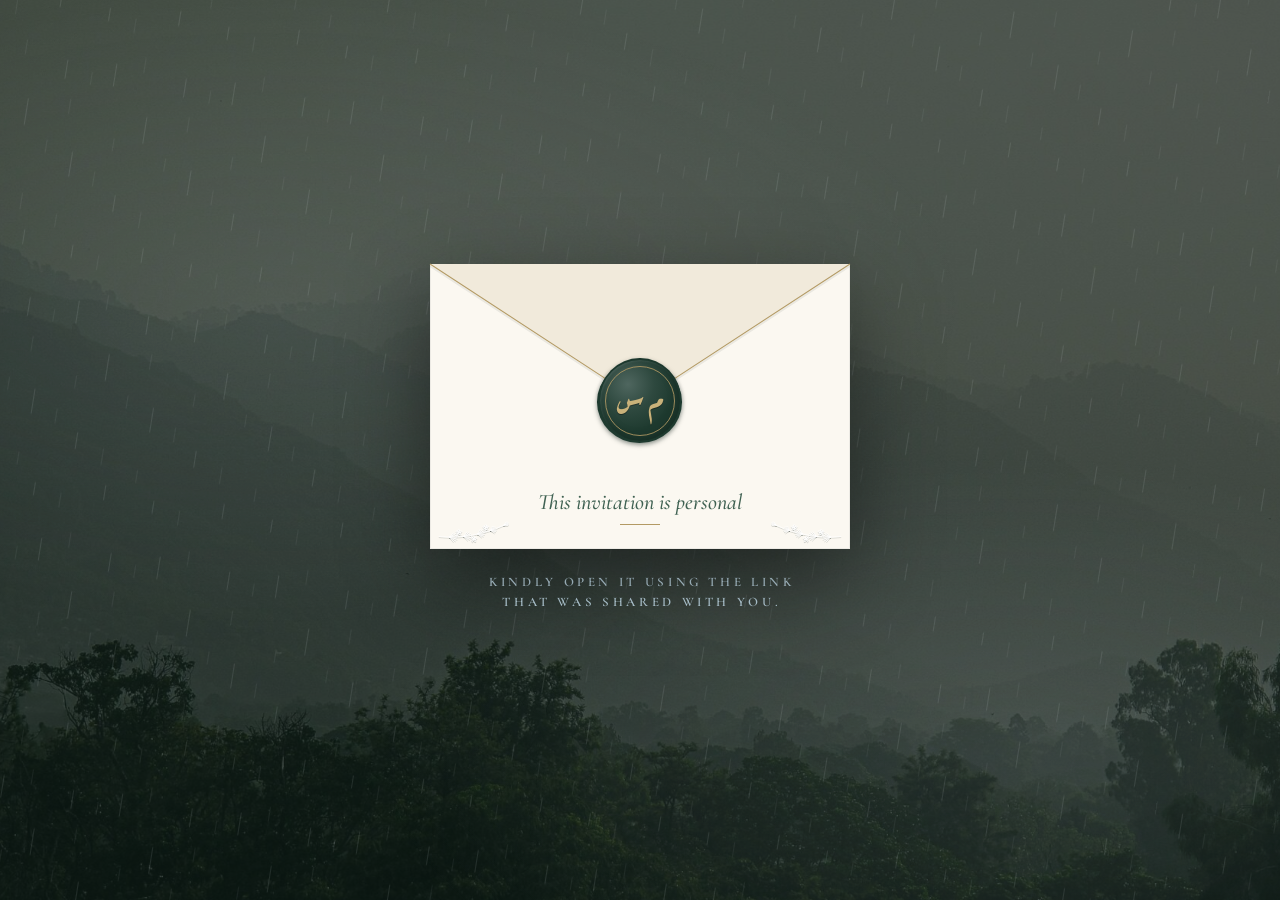
<file: index.html>
<!DOCTYPE html>
<html lang="en" class="is-gated">

<head>
  <meta charset="utf-8">
  <meta name="viewport" content="width=device-width, initial-scale=1, viewport-fit=cover">
  <title>Mahnoor &amp; Saad · Nikkah &amp; Engagement</title>
  <meta name="description" content="Sunday, 29 November 2026 · Mariano Open Amphitheatre, Islamabad">
  <meta name="robots" content="noindex, nofollow">
  <meta name="theme-color" content="#0F1F19">
  <meta property="og:title" content="Mahnoor &amp; Saad · Nikkah &amp; Engagement">
  <meta property="og:description" content="Sunday, 29 November 2026 · Mariano Open Amphitheatre, Islamabad">
  <meta property="og:type" content="website">
  <meta property="og:url" content="https://theuppercaseguy.github.io/mahnoor-and-saad/">
  <meta property="og:image" content="https://theuppercaseguy.github.io/mahnoor-and-saad/images/preview.jpg">
  <meta name="twitter:card" content="summary_large_image">
  <meta name="twitter:title" content="Mahnoor &amp; Saad · Nikkah &amp; Engagement">
  <meta name="twitter:description" content="Sunday, 29 November 2026 · Mariano Open Amphitheatre, Islamabad">
  <meta name="twitter:image" content="https://theuppercaseguy.github.io/mahnoor-and-saad/images/preview.jpg">
  <link rel="icon" type="image/svg+xml"
    href="data:image/svg+xml,%3Csvg xmlns='http://www.w3.org/2000/svg' viewBox='0 0 64 64'%3E%3Ccircle cx='32' cy='32' r='32' fill='%231E3A2F'/%3E%3Cpath d='M32 22l10 10-10 10-10-10z' fill='%23B39A64'/%3E%3C/svg%3E">
  <link rel="preconnect" href="https://fonts.googleapis.com">
  <link rel="preconnect" href="https://fonts.gstatic.com" crossorigin>
  <link rel="preload" href="images/margalla-mist.jpg" as="image">
  <link rel="stylesheet"
    href="https://fonts.googleapis.com/css2?family=Cormorant+Garamond:ital,wght@0,500;0,600;1,500&amp;family=Pinyon+Script&amp;display=swap">
  <link rel="stylesheet" href="style.css">
</head>

<body>

  <svg class="sprite" aria-hidden="true" focusable="false">
    <defs>
      <g id="jasmine">
        <ellipse vector-effect="non-scaling-stroke" cy="-2.75" rx="1.25" ry="2.35" />
        <ellipse vector-effect="non-scaling-stroke" cy="-2.75" rx="1.25" ry="2.35" transform="rotate(72)" />
        <ellipse vector-effect="non-scaling-stroke" cy="-2.75" rx="1.25" ry="2.35" transform="rotate(144)" />
        <ellipse vector-effect="non-scaling-stroke" cy="-2.75" rx="1.25" ry="2.35" transform="rotate(216)" />
        <ellipse vector-effect="non-scaling-stroke" cy="-2.75" rx="1.25" ry="2.35" transform="rotate(288)" />
        <circle vector-effect="non-scaling-stroke" r=".45" />
      </g>
      <symbol id="bough" viewBox="0 0 120 42">
        <g fill="none" stroke="currentColor" stroke-linecap="round" stroke-linejoin="round">
          <path vector-effect="non-scaling-stroke" d="M2 31C38 35 78 27 110 12" />
          <path vector-effect="non-scaling-stroke"
            d="M19.5 32l6-7M19.5 32l9.6-5.9M19.5 32l12.1-3.1M19.5 32l12 3.3M19.5 32l9.5 6M19.5 32l5.9 7.1M43 30.8l4.9-7.4M43 30.8l8.5-6.7M43 30.8l11.2-4.4M43 30.8l11.9 1.8M43 30.8l9.7 4.7M43 30.8l6.4 6.1M66.3 26.8l3.7-7.2M66.3 26.8l7-7M66.3 26.8l9.7-5.1M66.3 26.8l11 .4M66.3 26.8l9.3 3.3M66.3 26.8l6.5 4.9M87.8 20.8l2.6-6.5M87.8 20.8l5.4-6.6M87.8 20.8l7.9-5.2M87.8 20.8l9.5-.6M87.8 20.8l8.3 2M87.8 20.8l6 3.7M110 12l3.7-5.2M110 12l5.9-4.8M110 12l7.2-3.4M110 12l7.5-1.5M110 12l6.4.5" />
          <path vector-effect="non-scaling-stroke" d="M31.2 31.7L34.2 25.3M54.7 29.1L58.9 34.2M78.3 23.8L79.5 17.3" />
          <use xlink:href="#jasmine" x="34.8" y="24" />
          <use xlink:href="#jasmine" x="59.8" y="35.3" />
          <use xlink:href="#jasmine" x="79.7" y="15.9" />
        </g>
      </symbol>
    </defs>
  </svg>

  <div class="scene" id="scene" aria-hidden="true">
    <div class="scene__photos">
      <div class="bg is-active" id="bg-a"></div>
      <div class="bg" id="bg-b"></div>
    </div>
    <div class="veil"></div>
    <div class="mist"></div>
    <div class="rain">
      <div class="rain__drops"></div>
    </div>
  </div>

  <div class="gate" id="gate">
    <div class="gate__inner">
      <div class="envelope">
        <div class="letter" aria-hidden="true">
          <p class="letter__mono monogram" lang="ar" dir="rtl">م س</p>
          <p class="letter__names">Mahnoor <span class="amp">&amp;</span> Saad</p>
        </div>
        <div class="envelope__face">
          <svg class="emboss emboss--left" viewBox="0 0 120 42" aria-hidden="true" focusable="false">
            <use class="emboss__shade" xlink:href="#bough" y="1.67" />
            <use class="emboss__light" xlink:href="#bough" />
          </svg>
          <svg class="emboss emboss--right" viewBox="0 0 120 42" aria-hidden="true" focusable="false">
            <use class="emboss__shade" xlink:href="#bough" y="1.67" />
            <use class="emboss__light" xlink:href="#bough" />
          </svg>
          <div class="address">
            <p class="address__ur" lang="ur" dir="rtl">بصد احترام</p>
            <p class="address__name" data-guest></p>
            <p class="address__personal">This invitation is personal</p>
            <span class="address__rule" aria-hidden="true"></span>
          </div>
        </div>
        <div class="flap" aria-hidden="true">
          <div class="flap__face flap__face--out">
            <svg viewBox="0 0 100 100" preserveAspectRatio="none" focusable="false">
              <polyline points="0,1.4 50,101.4 100,1.4" fill="none" stroke="#0F1F19" stroke-opacity=".07"
                stroke-width="2" vector-effect="non-scaling-stroke" />
              <polygon points="0,0 100,0 50,100" fill="#F1EADB" />
              <polyline points="0,0 50,100 100,0" fill="none" stroke="#B39A64" stroke-width="1"
                vector-effect="non-scaling-stroke" />
            </svg>
          </div>
          <div class="flap__face flap__face--in"><span class="flap__liner"></span></div>
        </div>
        <div class="seal" id="seal" aria-disabled="true">
          <span class="seal__wax" aria-hidden="true"></span>
          <span class="seal__ring" aria-hidden="true"></span>
          <span class="seal__mono monogram" lang="ar" dir="rtl">م س</span>
        </div>
      </div>
      <p class="kicker gate__hint gate__hint--open">Tap the seal to open</p>
      <p class="kicker gate__hint gate__hint--personal">Kindly open it using the link that was shared with you.</p>
    </div>
  </div>

  <main id="main" hidden aria-hidden="true">

    <header class="hero" id="hero">
      <div class="hero__inner">
        <p class="bismillah st st1" lang="ar" dir="rtl">بِسْمِ اللَّهِ الرَّحْمَٰنِ الرَّحِيمِ</p>
        <div class="garland st st2" aria-hidden="true">
          <svg class="bough bough--mirror" viewBox="0 0 120 42" focusable="false">
            <use xlink:href="#bough" />
          </svg><span class="garland__lozenge"></span><svg class="bough" viewBox="0 0 120 42" focusable="false">
            <use xlink:href="#bough" />
          </svg>
        </div>
        <p class="kicker hero__kicker st st3">The Nikkah &amp; Engagement of</p>
        <h1 class="hero__names" id="hero-title" tabindex="-1">
          <span class="hero__name st st4">Mahnoor</span>
          <span class="hero__amp st st5">&amp;</span>
          <span class="hero__name st st6">Saad</span>
        </h1>
        <p class="hero__ur st st7" lang="ur" dir="rtl">نکاح و منگنی</p>
        <div class="hero__when st st8">
          <div class="rule" aria-hidden="true"></div>
          <p class="hero__day">Sunday · 29 November 2026</p>
          <p class="kicker hero__roman">XXIX · XI · MMXXVI</p>
          <p class="hero__venue">Mariano Open Amphitheatre · Islamabad</p>
        </div>
      </div>
      <div class="cue st st9" aria-hidden="true"><span class="cue__hint">Scroll down</span><span
          class="cue__dot"></span></div>
    </header>

    <section class="verse land reveal" aria-labelledby="verse-tr">
      <p class="verse__ar d1" lang="ar" dir="rtl">وَخَلَقْنَاكُمْ أَزْوَاجًا</p>
      <p class="verse__tr d2" id="verse-tr">And We created you in pairs.</p>
      <p class="kicker verse__ref d3">Surah An-Naba · 78:8</p>
    </section>

    <section class="folio folio--ivory reveal" aria-labelledby="folio-1">
      <div class="d1">
        <div class="rule" aria-hidden="true"></div>
        <h2 class="kicker folio__kicker" id="folio-1">I · The Invitation</h2>
        <p class="salutation">Dear <span data-guest></span>,</p>
      </div>
      <p class="invite d2">With the blessings of Allah and the prayers of our families, we request the honour of your
        presence at the Nikkah and Engagement of</p>
      <div class="couple d3">
        <p class="couple__name">Mahnoor Maleeka</p>
        <p class="couple__parents">daughter of Mr. &amp; Mrs. Shahzad Hashmi</p>
        <p class="couple__amp">&amp;</p>
        <p class="couple__name">Saad Khan</p>
        <p class="couple__parents">son of Mr. &amp; Mrs. Rafiullah Khan</p>
      </div>
      <div class="d4">
        <div class="rule rule--sep" aria-hidden="true"></div>
        <p class="welcome__en">Your gracious presence will be a source of joy for us.</p>
      </div>
    </section>

    <section class="folio folio--ivory reveal" aria-labelledby="folio-2">
      <div class="d1">
        <div class="rule" aria-hidden="true"></div>
        <h2 class="kicker folio__kicker" id="folio-2">II · When &amp; Where</h2>
      </div>
      <div class="d2">
        <h3 class="kicker label">When</h3>
        <p class="title">Sunday, <span class="nw">29 November 2026</span></p>
        <p class="aside">From 3:30 in the afternoon</p>
        <div class="countdown" id="countdown" role="timer" aria-label="Time until the celebration">
          <div class="countdown__row">
            <div class="cd"><span class="cd__num" id="cd-days"></span><span class="cd__label">Days</span></div>
            <div class="cd"><span class="cd__num" id="cd-hours"></span><span class="cd__label">Hours</span></div>
            <div class="cd"><span class="cd__num" id="cd-minutes"></span><span class="cd__label">Minutes</span></div>
            <div class="cd"><span class="cd__num" id="cd-seconds"></span><span class="cd__label">Seconds</span></div>
          </div>
          <p class="countdown__note" id="cd-note"></p>
        </div>
      </div>
      <div class="d3">
        <div class="rule rule--sep" aria-hidden="true"></div>
        <h3 class="kicker label">Where</h3>
        <p class="title">Mariano Open Amphitheatre</p>
        <p class="place">Mariano Restaurant &amp; Spa</p>
        <p class="aside">Bahria Golf City, Murree Expressway, Islamabad</p>
      </div>
      <div class="d4">
        <figure class="arch">
          <div class="arch__window">
            <img src="images/venue-1.jpg" alt="The Mariano Open Amphitheatre, dressed for a celebration" width="340"
              height="420" loading="lazy">
          </div>
        </figure>
        <a class="btn"
          href="https://www.google.com/maps/search/?api=1&amp;query=Mariano+Restaurant%2C+Bahria+Golf+City+Murree+Express+Highway%2C+Islamabad"
          target="_blank" rel="noopener">Open in Google Maps</a>
      </div>
    </section>

    <section class="folio folio--night reveal" aria-labelledby="folio-3">
      <div class="d1">
        <div class="rule" aria-hidden="true"></div>
        <h2 class="kicker folio__kicker" id="folio-3">III · The Order of the Day</h2>
      </div>
      <ol class="timeline d2">
        <li class="tl">
          <p class="tl__time">3:30&nbsp;<span class="pm">PM</span></p>
          <div class="tl__body">
            <h3 class="tl__title">Arrival of Guests</h3>
            <p class="tl__line">A warm welcome as the hills settle into the evening</p>
          </div>
        </li>
        <li class="tl tl--pre">
          <p class="tl__time">4:00&nbsp;<span class="pm">PM</span></p>
          <div class="tl__body">
            <h3 class="tl__title">Arrival of the Bride &amp; Groom</h3>
          </div>
        </li>
        <li class="tl tl--key tl--nikkah">
          <p class="tl__time">4:30&nbsp;<span class="pm">PM</span></p>
          <div class="tl__body">
            <h3 class="tl__title">The Nikkah</h3>
            <p class="tl__line">Two hearts joined in the presence of Allah</p>
          </div>
        </li>
        <li class="tl">
          <p class="tl__time">5:00&nbsp;<span class="pm">PM</span></p>
          <div class="tl__body">
            <h3 class="tl__title">Maghrib Prayer</h3>
          </div>
        </li>
        <li class="tl tl--pre">
          <p class="tl__time">5:15&nbsp;<span class="pm">PM</span></p>
          <div class="tl__body">
            <h3 class="tl__title">Family &amp; Friends Photographs and Distribution of Nikkah Favours</h3>
            <p class="tl__line">Moments to treasure, and a sweet token from us to you</p>
          </div>
        </li>
        <li class="tl tl--key tl--engagement">
          <p class="tl__time">6:30&nbsp;<span class="pm">PM</span></p>
          <div class="tl__body">
            <h3 class="tl__title">The Engagement Ceremony</h3>
          </div>
        </li>
        <li class="tl">
          <p class="tl__time"><span class="nw">7:00&thinsp;–</span>&thinsp;<span class="nw">8:00&nbsp;<span
                class="pm">PM</span></span></p>
          <div class="tl__body">
            <h3 class="tl__title">Dinner &amp; Engagement Festivities</h3>
          </div>
        </li>
        <li class="tl">
          <p class="tl__time">8:00&nbsp;<span class="pm">PM</span></p>
          <div class="tl__body">
            <h3 class="tl__title">Farewell</h3>
            <p class="tl__line">With heartfelt gratitude, we bid you goodnight</p>
          </div>
        </li>
      </ol>
    </section>

    <section class="folio folio--ivory reveal" aria-labelledby="folio-4">
      <div class="d1">
        <div class="rule" aria-hidden="true"></div>
        <h2 class="kicker folio__kicker" id="folio-4">IV · Attire</h2>
        <p class="attire__intro">We would love to see you in</p>
      </div>
      <div class="attire">
        <div class="attire__col d2">
          <h3 class="kicker label">Ladies</h3>
          <svg class="figure" viewBox="0 0 100 160" width="96" height="154" aria-hidden="true" focusable="false">
            <g stroke="#0F1F19" stroke-opacity=".35" stroke-width="1.25" stroke-linecap="round" stroke-linejoin="round">
              <path vector-effect="non-scaling-stroke" fill="#EBC9C3"
                d="M28.6 68C26.6 60 26.4 50 27.4 42H72.6C73.6 50 73.4 60 71.4 68Z" />
              <path vector-effect="non-scaling-stroke" fill="#2E2220"
                d="M27.6 58.6C27.4 56.2 26 49.4 26.2 44C26.4 38.6 26.5 31.2 28.6 26C30.7 20.8 35 15.6 38.6 13C42.2 10.4 46.2 10.4 50 10.4C53.8 10.4 57.8 10.4 61.4 13C65 15.6 69.3 20.8 71.4 26C73.5 31.2 73.6 38.6 73.8 44C74 49.4 72.6 56.2 72.4 58.6C72 60.6 70.6 61.8 69 61.6C66.8 61.2 65.2 59.4 64.4 57.6L62 50.6H38L35.6 57.6C34.8 59.4 33.2 61.2 31 61.6C29.4 61.8 28 60.6 27.6 58.6Z" />
              <path vector-effect="non-scaling-stroke" fill="#EBC8A8"
                d="M46.4 50C46.8 54 46.8 58 46.4 62H53.6C53.2 58 53.2 54 53.6 50Z" />
              <path vector-effect="non-scaling-stroke" fill="#EBC8A8"
                d="M50 22.5C44.6 23.4 37.8 27.4 34.8 34.2C33 33.8 31.8 34.6 31.4 36.4C31 38.2 31 40 31.5 42C33 49.5 41 55 50 55C59 55 67 49.5 68.5 42C69 40 69 38.2 68.6 36.4C68.2 34.6 67 33.8 65.2 34.2C62.2 27.4 55.4 23.4 50 22.5Z" />
              <path vector-effect="non-scaling-stroke" fill="none" d="M50 22.5C49.8 19 49.8 15.6 50 12.4" />
              <path vector-effect="non-scaling-stroke" fill="#B39A64"
                d="M41.2 148.5C41 151.2 42.4 154 44.2 154.6C46 154 47.4 151.2 47.2 148.5ZM52.8 148.5C52.6 151.2 54 154 55.8 154.6C57.6 154 59 151.2 58.8 148.5Z" />
              <path vector-effect="non-scaling-stroke" fill="#B76E79"
                d="M39 85C34.5 101 20 127 8 146C30 152.5 70 152.5 92 146C80 127 65.5 101 61 85Z" />
              <path vector-effect="non-scaling-stroke" fill="none" stroke="#B39A64" stroke-opacity="1" stroke-width="2"
                d="M11.15 142.6C31.5 149.1 68.5 149.1 88.85 142.6" />
              <path vector-effect="non-scaling-stroke" fill="#B76E79"
                d="M44 59.5C46 62.6 54 62.6 56 59.5C60.5 59.6 64 60.6 65.6 63C66.3 70 63.5 79 61.2 86.5C54 88.2 46 88.2 38.8 86.5C36.5 79 33.7 70 34.4 63C36 60.6 39.5 59.6 44 59.5Z" />
              <path vector-effect="non-scaling-stroke" fill="#EBC8A8"
                d="M62.6 85.6C59.6 87.4 56.4 88.4 53.5 88.4L53.2 83.6C55.8 83.4 58 82.4 60.1 80.9Z" />
              <path vector-effect="non-scaling-stroke" fill="#B76E79"
                d="M64.5 60.8C68 62 69.6 66.5 69.8 72C69.9 75.5 69.7 78.2 68.8 80.2C67.4 83.2 64.8 85.2 62 86L59.8 81C61.4 79.6 62.3 77 62.4 74C62.5 70 62.4 64.6 64.5 60.8Z" />
              <path vector-effect="non-scaling-stroke" fill="#EBC9C3"
                d="M33 76C31.9 74.8 28.5 71.6 26.6 68.6C24.7 65.6 22.8 62.1 21.8 58C20.8 53.9 20.2 49.3 20.5 44C20.8 38.7 21.2 31.5 23.4 26C25.7 20.5 29.6 14.5 34 11.2C38.4 7.9 44.7 6.4 50 6.4C55.3 6.4 61.6 7.9 66 11.2C70.4 14.5 74.4 20.5 76.6 26C78.9 31.5 79 38.7 79.5 44C80 49.3 79.8 52.7 79.6 58C79.4 63.3 79 70 78.6 76C78.2 82 77.3 91 77 94C72.2 96 67.2 96.9 62.6 96.6C62.7 94.5 62.8 88.2 63.3 84C63.8 79.8 64.5 75.1 65.8 71.2C67.1 67.3 69.7 64.6 71 60.6C72.3 56.6 73.2 52.1 73.4 47C73.6 41.9 73.8 35.2 72.2 30C70.6 24.8 67.3 18.6 63.6 15.6C59.9 12.6 54.5 11.8 50 11.8C45.5 11.8 40.1 12.6 36.4 15.6C32.7 18.6 29.4 24.8 27.8 30C26.2 35.2 26.5 42 26.6 47C26.7 52 27.6 56.7 28.4 60C29.2 63.3 30.3 64.6 31.6 66.6C32.9 68.6 35.4 71.1 36.2 72Z" />
              <path vector-effect="non-scaling-stroke" fill="none" stroke="#B39A64" stroke-opacity="1" stroke-width="1"
                d="M75.5 92.7C71.3 94.6 67.6 95.2 64.2 95C64.3 93.2 64.3 88.1 64.8 84.2C65.3 80.3 66 75.5 67.2 71.7C68.5 67.8 71.2 65.2 72.4 61C73.7 56.9 74.7 52.3 74.9 47.1C75.1 41.8 75.4 35 73.6 29.6C71.9 24.1 68.5 17.6 64.6 14.4C60.6 11.2 54.9 10.3 50 10.3C45.1 10.3 39.4 11.2 35.4 14.4C31.5 17.6 28.1 24.1 26.4 29.6C24.6 35 25 41.9 25.1 47C25.2 52.2 26.1 57 26.9 60.4C27.8 63.8 29 65.3 30.3 67.4C31.7 69.5 34.3 72 35.1 73" />
              <path vector-effect="non-scaling-stroke" fill="#EBC8A8"
                d="M37.4 85.6C40.4 87.4 43.6 88.4 46.5 88.4L46.8 83.6C44.2 83.4 42 82.4 39.9 80.9Z" />
              <path vector-effect="non-scaling-stroke" fill="#B76E79"
                d="M35.5 60.8C32 62 30.4 66.5 30.2 72C30.1 75.5 30.3 78.2 31.2 80.2C32.6 83.2 35.2 85.2 38 86L40.2 81C38.6 79.6 37.7 77 37.6 74C37.5 70 37.6 64.6 35.5 60.8Z" />
              <path vector-effect="non-scaling-stroke" fill="#EBC8A8"
                d="M45 84.6C46.4 82.8 53.6 82.8 55 84.6C56.4 86.6 54.6 89.4 50 89.4C45.4 89.4 43.6 86.6 45 84.6Z" />
              <path vector-effect="non-scaling-stroke" fill="none" d="M48.4 83.5C50.2 84.6 50.6 87.6 49 89.3" />
            </g>
            <g fill="#B39A64">
              <circle cx="47.3" cy="68.4" r="1" />
              <circle cx="52.7" cy="68.4" r="1" />
              <circle cx="50" cy="72.6" r="1" />
              <circle cx="31.6" cy="48.4" r="1.5" />
              <circle cx="68.4" cy="48.4" r="1.5" />
            </g>
            <g fill="#E8A0A0" fill-opacity=".45">
              <ellipse cx="38.4" cy="44.6" rx="3.6" ry="2.2" />
              <ellipse cx="61.6" cy="44.6" rx="3.6" ry="2.2" />
            </g>
            <g fill="none" stroke="#2E2220" stroke-linecap="round" stroke-linejoin="round">
              <path vector-effect="non-scaling-stroke" stroke-width="1.5"
                d="M39.6 39C40.6 41.1 43.9 41.1 44.9 39M55.1 39C56.1 41.1 59.4 41.1 60.4 39" />
              <path vector-effect="non-scaling-stroke" stroke-width="1.25" d="M47.7 45.6C48.9 47 51.1 47 52.3 45.6" />
            </g>
          </svg>
          <p class="attire__line">Pastel shades, rose gold preferred</p>
          <ul class="swatches">
            <li class="swatch swatch--preferred"><span class="kicker swatch__tag">Preferred</span><span
                class="swatch__dot sw-rose-gold"></span><span class="swatch__name">Rose Gold</span></li>
            <li class="swatch"><span class="swatch__dot sw-gold"></span><span class="swatch__name">Gold</span></li>
            <li class="swatch"><span class="swatch__dot sw-blush"></span><span class="swatch__name">Blush</span></li>
            <li class="swatch"><span class="swatch__dot sw-peach"></span><span class="swatch__name">Peach</span></li>
            <li class="swatch"><span class="swatch__dot sw-lilac"></span><span class="swatch__name">Lilac</span></li>
          </ul>
        </div>
        <div class="attire__col d3">
          <h3 class="kicker label">Gentlemen</h3>
          <svg class="figure" viewBox="0 0 100 160" width="96" height="154" aria-hidden="true" focusable="false">
            <g stroke="#0F1F19" stroke-opacity=".35" stroke-width="1.25" stroke-linecap="round" stroke-linejoin="round">
              <path vector-effect="non-scaling-stroke" fill="#1C1A19"
                d="M39.6 147.2C41 146.2 46.8 146.2 48.2 147.2C49.4 148.2 49.6 150.4 49.4 152C49.2 153.4 46.6 154 43.9 154C41.2 154 38.6 153.4 38.4 152C38.2 150.4 38.4 148.2 39.6 147.2ZM60.4 147.2C59 146.2 53.2 146.2 51.8 147.2C50.6 148.2 50.4 150.4 50.6 152C50.8 153.4 53.4 154 56.1 154C58.8 154 61.4 153.4 61.6 152C61.8 150.4 61.6 148.2 60.4 147.2Z" />
              <path vector-effect="non-scaling-stroke" fill="#EFE4CC"
                d="M36.2 123C34.6 130.8 36.4 139.6 40.2 146.2C42.6 147.4 45.4 147.4 47.8 146.2C49.2 139.6 50 131 50 123ZM63.8 123C65.4 130.8 63.6 139.6 59.8 146.2C57.4 147.4 54.6 147.4 52.2 146.2C50.8 139.6 50 131 50 123Z" />
              <path vector-effect="non-scaling-stroke" fill="none"
                d="M40.6 144C42.8 145.1 45.4 145.1 47.6 144M59.4 144C57.2 145.1 54.6 145.1 52.4 144" />
              <path vector-effect="non-scaling-stroke" fill="#EFE4CC"
                d="M35.6 60C42 58.6 58 58.6 64.4 60C65.8 80 67.4 102 69 125.6C56.2 127.6 43.8 127.6 31 125.6C32.6 102 34.2 80 35.6 60Z" />
              <path vector-effect="non-scaling-stroke" fill="#EBC8A8"
                d="M45.9 50C46.3 53.4 46.3 56 45.9 59H54.1C53.7 56 53.7 53.4 54.1 50Z" />
              <path vector-effect="non-scaling-stroke" fill="#EFE4CC"
                d="M44.6 55.6C47.4 56.8 52.6 56.8 55.4 55.6L55.6 59C52.8 60.2 47.2 60.2 44.4 59Z" />
              <path vector-effect="non-scaling-stroke" fill="#4B3226"
                d="M45 57.6C40.4 58 34.6 59.2 31.8 61.6C31 68 34.4 78 34.8 86C35 92 33.4 98.6 33 104.6C37.6 106 43 106.2 47.8 105.4L48.4 88C47.2 78 46 67 45 57.6ZM55 57.6C59.6 58 65.4 59.2 68.2 61.6C69 68 65.6 78 65.2 86C65 92 66.6 98.6 67 104.6C62.4 106 57 106.2 52.2 105.4L51.6 88C52.8 78 54 67 55 57.6Z" />
              <path vector-effect="non-scaling-stroke" fill="#4B3226"
                d="M45 57.6L41 60.4L42.6 62.4L39.6 64C41.6 71.5 45 80.5 48.4 88C47.2 78 46 67 45 57.6ZM55 57.6L59 60.4L57.4 62.4L60.4 64C58.4 71.5 55 80.5 51.6 88C52.8 78 54 67 55 57.6Z" />
              <path vector-effect="non-scaling-stroke" fill="#4B3226"
                d="M31.2 61.4C28 62.6 26.4 66.4 26.1 72C25.8 81 26.6 92 27.4 101.6C29.6 102.8 32.4 102.8 34.4 101.6C34.6 93 35 83 35.6 74.4C35.9 69.6 34.8 64 31.2 61.4ZM68.8 61.4C72 62.6 73.6 66.4 73.9 72C74.2 81 73.4 92 72.6 101.6C70.4 102.8 67.6 102.8 65.6 101.6C65.4 93 65 83 64.4 74.4C64.1 69.6 65.2 64 68.8 61.4Z" />
              <path vector-effect="non-scaling-stroke" fill="#EBC8A8"
                d="M27.8 102.6C27.2 106 28.6 109 30.9 109C33.2 109 34.4 106 33.8 102.6ZM72.2 102.6C72.8 106 71.4 109 69.1 109C66.8 109 65.6 106 66.2 102.6Z" />
              <path vector-effect="non-scaling-stroke" fill="#EBC8A8"
                d="M32.2 36.5C28.8 35.4 27.4 38.8 28.4 41.8C29.2 44 31 44.8 32.8 44ZM67.8 36.5C71.2 35.4 72.6 38.8 71.6 41.8C70.8 44 69 44.8 67.2 44Z" />
              <path vector-effect="non-scaling-stroke" fill="#EBC8A8"
                d="M50 55C41 55 33 49.5 31.5 42C30.6 37.5 30.8 33 32 29C34.6 21.6 41.6 18 50 18C58.4 18 65.4 21.6 68 29C69.2 33 69.4 37.5 68.5 42C67 49.5 59 55 50 55Z" />
              <path vector-effect="non-scaling-stroke" fill="#2E2220"
                d="M31.9 36.4C31.7 35.2 30.4 32.1 30.4 29.4C30.5 26.7 30.7 23.1 32.2 20.2C33.7 17.3 36.3 14 39.2 12C42.1 10 46 8.6 49.6 8.2C53.2 7.8 57.9 8.1 61 9.4C64.1 10.7 66.5 13.1 68 15.8C69.5 18.5 69.7 22.1 69.8 25.4C69.9 28.7 68.6 33.9 68.4 35.6L66.8 33.8C66.6 33.1 66.7 30.1 65.8 29.4C64.9 28.7 63.2 29.7 61.2 29.4C59.2 29.1 56.3 28.6 54 27.8C51.7 27 49.5 25.6 47.4 24.6C45.3 23.6 43.4 22 41.6 22C39.8 22 38 23.5 36.8 24.8C35.6 26.1 34.8 28.3 34.2 30C33.6 31.7 33.5 34 33.4 34.8Z" />
            </g>
            <g fill="#B39A64">
              <circle cx="46.3" cy="92.6" r="1.1" />
              <circle cx="46.1" cy="99" r="1.1" />
            </g>
            <g fill="#E8A0A0" fill-opacity=".45">
              <ellipse cx="38.4" cy="44.6" rx="3.6" ry="2.2" />
              <ellipse cx="61.6" cy="44.6" rx="3.6" ry="2.2" />
            </g>
            <g fill="none" stroke="#2E2220" stroke-linecap="round" stroke-linejoin="round">
              <path vector-effect="non-scaling-stroke" stroke-width="1.5"
                d="M39.6 39C40.6 41.1 43.9 41.1 44.9 39M55.1 39C56.1 41.1 59.4 41.1 60.4 39" />
              <path vector-effect="non-scaling-stroke" stroke-width="1.25" d="M47.7 45.6C48.9 47 51.1 47 52.3 45.6" />
            </g>
          </svg>
          <p class="attire__line">Cream shalwar kameez with a chocolate coat</p>
          <ul class="swatches">
            <li class="swatch"><span class="swatch__dot sw-cream"></span><span class="swatch__name">Cream</span></li>
            <li class="swatch"><span class="swatch__dot sw-white"></span><span class="swatch__name">White</span></li>
            <li class="swatch"><span class="swatch__dot sw-chocolate"></span><span class="swatch__name">Chocolate</span></li>
            <!-- <li class="swatch"><span class="swatch__dot sw-black"></span><span class="swatch__name">Black</span></li> -->
          </ul>
        </div>
      </div>
    </section>

    <section class="folio folio--night reveal" aria-labelledby="folio-5">
      <div class="d1">
        <div class="rule" aria-hidden="true"></div>
        <h2 class="kicker folio__kicker" id="folio-5">V · For Our Guests</h2>
      </div>
      <div class="touches">
        <div class="touch d2">
          <svg class="touch__icon" viewBox="0 0 40 40" aria-hidden="true" focusable="false">
            <g fill="none" stroke="currentColor" stroke-linecap="round" stroke-linejoin="round">
              <path d="M12.5 34.5V18.5a7.5 7.5 0 0 1 15 0V34.5Z" />
              <circle cx="20" cy="24.5" r="4.5" />
              <circle cx="20" cy="24.5" r="1.6" />
              <path d="M9.5 34.5H30.5" />
            </g>
          </svg>
          <h3 class="touch__title">The Photobooth</h3>
          <p class="touch__line">Strike a pose at our photobooth and take a memory home.</p>
        </div>
        <div class="touch d3">
          <svg class="touch__icon" viewBox="0 0 40 40" aria-hidden="true" focusable="false">
            <g fill="none" stroke="currentColor" stroke-linecap="round" stroke-linejoin="round">
              <path d="M12 25.5A5 5 0 0 1 12.5 15.6A7.5 7.5 0 0 1 26.8 14.2A5.7 5.7 0 0 1 28 25.5Z" />
              <path d="M15 29.5L13.2 34M21 29.5L19.2 34M27 29.5L25.2 34" />
            </g>
          </svg>
          <h3 class="touch__title">A Note on the Weather</h3>
          <p class="touch__line">Evenings in the hills turn chilly in late November, so do bring a shawl or a warm
            layer.</p>
        </div>
      </div>
    </section>

    <!-- REPLACE: put the real phone number in all three places -->
    <section class="assist land reveal" aria-labelledby="assist-label">
      <h2 class="kicker assist__label d1" id="assist-label">Need any help?</h2>
      <p class="assist__note d2">For directions, or anything at all on the day, please call or message us.</p>
      <p class="assist__number d3">+92 310 9732360</p>
      <p class="assist__actions d3">
        <a class="btn" href="tel:+923109732360">Call</a>
        <a class="btn" href="https://wa.me/923109732360" target="_blank" rel="noopener">WhatsApp</a>
      </p>
    </section>

  </main>

  <footer class="credits" id="credits" hidden>
    <p>We look forward to sharing this blessed day with you. Please keep Mahnoor and Saad in your prayers as they begin
      this new chapter together. May Allah bless their union with love and mercy. Ameen.

      With love and gratitude,

      The Shahzad & Rafiullah Families</p>
  </footer>

  <button class="music" id="music-btn" type="button" aria-label="Play music" hidden>
    <span class="music__eq" aria-hidden="true"><i></i><i></i><i></i></span>
  </button>
  <audio id="music" src="music/nikkah-theme.mp3" preload="none" loop></audio>

  <script>
    (function () {
      'use strict';

      /* ================================ GUEST LIST ================================
         The guest names are read from the file guests.txt (in the same folder as this page).
         One name per line, written exactly as it should appear on the invitation.
         A link only opens the envelope if the name after ?to= is on that list.
         ============================================================================ */
      var GUESTS = [];

      var doc = document;
      var win = window;
      var root = doc.documentElement;
      var reduced = !!(win.matchMedia && win.matchMedia('(prefers-reduced-motion: reduce)').matches);
      function byId(id) { return doc.getElementById(id); }

      var gate = byId('gate'), main = byId('main'), credits = byId('credits'), scene = byId('scene'), seal = byId('seal');
      var audio = byId('music'), musicBtn = byId('music-btn'), countdown = byId('countdown'), note = byId('cd-note');
      var cells = [byId('cd-days'), byId('cd-hours'), byId('cd-minutes'), byId('cd-seconds')];
      var layers = [byId('bg-a'), byId('bg-b')];

      var SLIDES = [
        ['margalla-mist', '50% 40%'], ['venue-1', '50% 50%'], ['pine-fog', '60% 45%'], ['venue-2', '50% 50%'],
        ['murree-clouds', '45% 50%'], ['venue-3', '50% 50%'], ['forest-fog', '50% 50%'], ['blue-ridges', '65% 55%']
      ];
      var START = Date.UTC(2026, 10, 29, 10, 30, 0);
      var END = Date.UTC(2026, 10, 29, 15, 0, 0);

      var opened = false, audioBroken = false, resumeMusic = false, slidesOn = false;
      var phase = '', shown = ['', '', '', ''];
      var tickTimer = null, slideTimer = null;
      var front = 0, current = 0, lastWidth = 0, lastHeight = 0;

      // Arabic, Urdu and monogram fonts, subset to the exact characters on the page
      function textOf(selector) {
        var nodes = doc.querySelectorAll(selector);
        return Array.prototype.map.call(nodes, function (node) { return node.textContent; }).join(' ').replace(/\s+/g, ' ');
      }
      function loadFont(family, text) {
        var link = doc.createElement('link');
        link.rel = 'stylesheet';
        link.href = 'https://fonts.googleapis.com/css2?family=' + family + '&display=swap&text=' + encodeURIComponent(text);
        doc.head.appendChild(link);
      }
      loadFont('Amiri', textOf('[lang="ar"]:not(.monogram)'));
      loadFont('Noto+Nastaliq+Urdu', textOf('[lang="ur"]'));
      loadFont('Aref+Ruqaa:wght@700', textOf('.monogram'));

      // Guest lookup: the name in ?to= must match a name on GUESTS; the name shown always comes from GUESTS
      function guestKey(text) {
        return String(text).toLowerCase().replace(/&/g, 'and').replace(/[^a-z0-9]/g, '');
      }
      function readGuest() {
        var pairs = win.location.search.replace(/^\?/, '').split('&');
        for (var i = 0; i < pairs.length; i++) {
          var eq = pairs[i].indexOf('=');
          if ((eq < 0 ? pairs[i] : pairs[i].slice(0, eq)) !== 'to') { continue; }
          var value = eq < 0 ? '' : pairs[i].slice(eq + 1).replace(/\+/g, ' ');
          try { value = decodeURIComponent(value); } catch (e) { /* keep the raw value */ }
          var key = guestKey(value);
          for (var j = 0; key && j < GUESTS.length; j++) {
            if (guestKey(GUESTS[j]) === key) { return GUESTS[j]; }
          }
          return '';
        }
        return '';
      }

      // Background height in px, so the mobile address bar never causes a jump
      function fit() {
        var w = win.innerWidth;
        var h = win.innerHeight;
        if (w === lastWidth && h <= lastHeight + 120) { return; }
        lastWidth = w;
        lastHeight = h;
        scene.style.height = (h + 120) + 'px';
        root.style.setProperty('--vh', h + 'px');
      }

      // Background slideshow: preload, cross-fade, restart the Ken Burns
      function kenBurns(layer) {
        if (reduced) { return; }
        layer.classList.remove('kb');
        void layer.offsetWidth;
        layer.classList.add('kb');
      }
      function scheduleSlide() {
        clearTimeout(slideTimer);
        if (slidesOn && !doc.hidden) { slideTimer = setTimeout(nextSlide, 8000); }
      }
      function showSlide(index) {
        var incoming = layers[1 - front];
        var outgoing = layers[front];
        incoming.style.backgroundImage = 'url("images/' + SLIDES[index][0] + '.jpg")';
        incoming.style.backgroundPosition = SLIDES[index][1];
        incoming.style.zIndex = 2;
        outgoing.style.zIndex = 1;
        kenBurns(incoming);
        incoming.classList.add('is-active');
        setTimeout(function () { outgoing.classList.remove('is-active'); }, 2300);
        front = 1 - front;
        current = index;
        scheduleSlide();
      }
      function nextSlide() {
        var index = (current + 1) % SLIDES.length;
        var img = new Image();
        img.onload = function () { if (!doc.hidden) { showSlide(index); } };
        img.onerror = function () { current = index; scheduleSlide(); };
        img.src = 'images/' + SLIDES[index][0] + '.jpg';
      }

      // Countdown, fixed to Pakistan time (UTC+5)
      function pad(n) { return n < 10 ? '0' + n : String(n); }
      function renderCountdown() {
        var now = new Date().getTime();
        var next = now < START ? 'before' : (now < END ? 'during' : 'after');
        if (next !== phase) {
          phase = next;
          countdown.className = 'countdown is-' + phase;
          note.textContent = phase === 'during' ? 'The celebration has begun' :
            (phase === 'after' ? 'JazakAllah khair for celebrating with us.' : '');
        }
        if (phase !== 'before') { return; }
        var left = Math.ceil((START - now) / 1000);
        var values = [
          String(Math.floor(left / 86400)),
          pad(Math.floor(left % 86400 / 3600)),
          pad(Math.floor(left % 3600 / 60)),
          pad(left % 60)
        ];
        for (var i = 0; i < 4; i++) {
          if (values[i] !== shown[i]) {
            cells[i].textContent = values[i];
            shown[i] = values[i];
          }
        }
      }
      function tick() {
        clearTimeout(tickTimer);
        renderCountdown();
        if (phase !== 'after' && !doc.hidden) {
          tickTimer = setTimeout(tick, 1000 - (new Date().getTime() % 1000));
        }
      }

      // Music: started from the seal's click, silent if the file is missing
      function setMusicState(playing) {
        musicBtn.classList.toggle('is-playing', playing);
        musicBtn.setAttribute('aria-label', playing ? 'Pause music' : 'Play music');
      }
      function playMusic() {
        if (audioBroken) { return; }
        try {
          var promise = audio.play();
          if (promise && typeof promise.then === 'function') { promise.then(null, function () { }); }
        } catch (e) { /* ignore */ }
      }
      audio.addEventListener('error', function () {
        audioBroken = true;
        musicBtn.hidden = true;
      });
      audio.addEventListener('playing', function () { setMusicState(true); });
      audio.addEventListener('pause', function () { setMusicState(false); });
      musicBtn.addEventListener('click', function () {
        if (audio.paused) { playMusic(); } else { audio.pause(); }
      });

      // Scroll reveals, with a fallback for browsers without IntersectionObserver
      function startReveals() {
        var items = doc.querySelectorAll('.reveal');
        var i;
        if (typeof win.IntersectionObserver !== 'function') {
          for (i = 0; i < items.length; i++) { items[i].classList.add('is-in'); }
          return;
        }
        var observer = new IntersectionObserver(function (entries) {
          for (var j = 0; j < entries.length; j++) {
            if (entries[j].intersectionRatio >= 0.15) {
              entries[j].target.classList.add('is-in');
              observer.unobserve(entries[j].target);
            }
          }
        }, { threshold: 0.15 });
        for (i = 0; i < items.length; i++) { observer.observe(items[i]); }
      }

      // The gate: open the envelope in choreographed steps
      function finishOpening() {
        gate.style.display = 'none';
        root.classList.remove('is-gated');
        root.classList.add('is-done');
        slidesOn = true;
        scheduleSlide();
        byId('hero-title').focus({ preventScroll: true });
      }
      function reveal() {
        root.classList.add('is-open');
        kenBurns(layers[0]);
        if (!audioBroken) { musicBtn.hidden = false; }
        startReveals();
      }
      function openGate() {
        if (opened) { return; }
        opened = true;
        playMusic();
        main.hidden = false;
        main.removeAttribute('aria-hidden');
        credits.hidden = false;
        tick();
        if (reduced) {
          reveal();
          setTimeout(finishOpening, 600);
          return;
        }
        gate.classList.add('is-opening');
        setTimeout(function () { gate.classList.add('is-flap-back'); }, 950);
        setTimeout(reveal, 3100);
        setTimeout(finishOpening, 4100);
      }
      function enableSeal() {
        var button = doc.createElement('button');
        button.type = 'button';
        button.id = seal.id;
        button.className = seal.className;
        button.setAttribute('aria-label', 'Open the invitation');
        while (seal.firstChild) { button.appendChild(seal.firstChild); }
        seal.parentNode.replaceChild(button, seal);
        button.addEventListener('click', openGate);
      }

      // Auto-open and gentle auto-scroll, for guests with a valid link only.
      // If nobody taps the seal, the envelope opens by itself and the page drifts down slowly.
      // Any touch, scroll, click or key press by the guest stops the drifting for good.
      var AUTO_OPEN_MS =1000;      // wait before the envelope opens itself
      var AUTO_SCROLL_DELAY = 1500; // pause on the hero after the envelope has opened
      var AUTO_SCROLL_SPEED = 45;   // pixels per second
      var AUTO_STOP_EVENTS = ['wheel', 'touchstart', 'touchmove', 'mousedown', 'keydown'];
      var autoOn = false, autoRaf = 0, autoTimer = null, autoPos = 0, autoSet = 0, autoTime = null;

      function stopAutoScroll() {
        if (!autoOn) { return; }
        autoOn = false;
        clearTimeout(autoTimer);
        if (autoRaf && win.cancelAnimationFrame) { win.cancelAnimationFrame(autoRaf); }
        autoRaf = 0;
        for (var i = 0; i < AUTO_STOP_EVENTS.length; i++) {
          win.removeEventListener(AUTO_STOP_EVENTS[i], onGuestInput, true);
        }
      }
      function onGuestInput(e) {
        var t = e && e.target;
        if (t && t.closest && t.closest('#music-btn')) { return; } // the music button doesn't count
        stopAutoScroll();
      }
      function autoStep(now) {
        if (!autoOn) { return; }
        var dt = autoTime === null ? 16 : Math.min(now - autoTime, 100);
        autoTime = now;
        var y = win.pageYOffset || root.scrollTop || 0;
        if (Math.abs(y - autoSet) > 3) { stopAutoScroll(); return; } // moved by hand
        var max = root.scrollHeight - win.innerHeight;
        autoPos += AUTO_SCROLL_SPEED * dt / 1000;
        if (autoPos >= max) { win.scrollTo(0, max); stopAutoScroll(); return; }
        autoSet = Math.round(autoPos);
        win.scrollTo(0, autoSet);
        autoRaf = win.requestAnimationFrame(autoStep);
      }
      function startAutoScroll() {
        if (!autoOn) { return; }
        var y = win.pageYOffset || root.scrollTop || 0;
        if (y > 5) { stopAutoScroll(); return; } // the guest already scrolled
        for (var i = 0; i < AUTO_STOP_EVENTS.length; i++) {
          win.addEventListener(AUTO_STOP_EVENTS[i], onGuestInput, true);
        }
        autoPos = autoSet = y;
        autoTime = null;
        autoRaf = win.requestAnimationFrame(autoStep);
      }
        // After an automatic open, browsers only allow sound following a touch, so start the music on the guest's first tap, click or key press
      function armMusicOnFirstTap() {
        var evs = ['click', 'touchend', 'keydown'];
        function go(e) {
          var t = e && e.target;
          for (var i = 0; i < evs.length; i++) { win.removeEventListener(evs[i], go, true); }
          if (t && t.closest && t.closest('#music-btn')) { return; } // the music button handles itself
          if (audio.paused) { playMusic(); }
        }
        for (var i = 0; i < evs.length; i++) { win.addEventListener(evs[i], go, true); }
      }
      function autoOpen() {
        if (opened) { return; }
        if (doc.hidden) { scheduleAutoOpen(3000); return; } // wait until they are looking at the page
        if (!reduced && typeof win.requestAnimationFrame === 'function') {
          autoOn = true;
          autoTimer = setTimeout(startAutoScroll, 4100 + AUTO_SCROLL_DELAY); // 4100 = length of the opening animation
        }
        armMusicOnFirstTap();
        openGate();
        openGate();
      }
      function scheduleAutoOpen(ms) {
        setTimeout(autoOpen, ms);
      }

      // Pause everything while the page is hidden
      doc.addEventListener('visibilitychange', function () {
        if (doc.hidden) {
          root.classList.add('is-hidden');
          clearTimeout(tickTimer);
          clearTimeout(slideTimer);
          resumeMusic = !audio.paused;
          if (resumeMusic) { audio.pause(); }
        } else {
          root.classList.remove('is-hidden');
          if (opened) { tick(); }
          scheduleSlide();
          if (resumeMusic) { playMusic(); }
          resumeMusic = false;
        }
      });

      // Guest list: read from guests.txt, one name per line (blank lines and lines starting with # are ignored)
      function parseGuests(text) {
        var lines = String(text).replace(/^\uFEFF/, '').split(/\r\n|\r|\n/);
        var list = [];
        for (var i = 0; i < lines.length; i++) {
          var line = lines[i].replace(/^\s+|\s+$/g, '');
          if (line && line.charAt(0) !== '#') { list.push(line); }
        }
        return list;
      }
      function loadGuests(done, failed) {
        var request = new XMLHttpRequest();
        request.open('GET', 'guests.txt?v=' + new Date().getTime(), true); // the ?v= makes sure an updated list is never read from an old copy
        request.onreadystatechange = function () {
          if (request.readyState !== 4) { return; }
          if (request.status === 200 || (request.status === 0 && request.responseText)) { done(parseGuests(request.responseText)); }
          else { failed(); }
        };
        try { request.send(); } catch (e) { failed(); }
      }

      // Start: size the scene, personalise, unlock the seal
      fit();
      win.addEventListener('resize', fit);
      if (doc.hidden) { root.classList.add('is-hidden'); }

      // Until the list has been read (or if it can't be read) the envelope stays sealed
      var waitingHint = doc.querySelector('.gate__hint--personal');
      function showWaitingHint() { if (waitingHint) { waitingHint.style.visibility = ''; } }
      function start(list) {
        showWaitingHint();
        GUESTS = list;
        var guest = readGuest();
        if (guest) {
          root.classList.add('has-guest');
          if (guest.length > 18) { root.classList.add('is-long'); }
          if (guest.length > 28) { root.classList.add('is-very-long'); }
          var slots = doc.querySelectorAll('[data-guest]');
          for (var s = 0; s < slots.length; s++) { slots[s].textContent = guest; }
          doc.title = 'Mahnoor & Saad · An invitation for ' + guest;
          enableSeal();
          scheduleAutoOpen(AUTO_OPEN_MS);
        } else {
          // Not on the list: go back to the plain site address, where the envelope stays sealed
          try { win.history.replaceState(null, '', win.location.pathname); } catch (e) { /* keep the URL */ }
        }
      }
      if (win.location.search) {
        if (waitingHint) { waitingHint.style.visibility = 'hidden'; } // no flash of the "use your link" note while the list loads
        loadGuests(start, showWaitingHint);
      }
    }());
  </script>
</body>

</html>
</file>
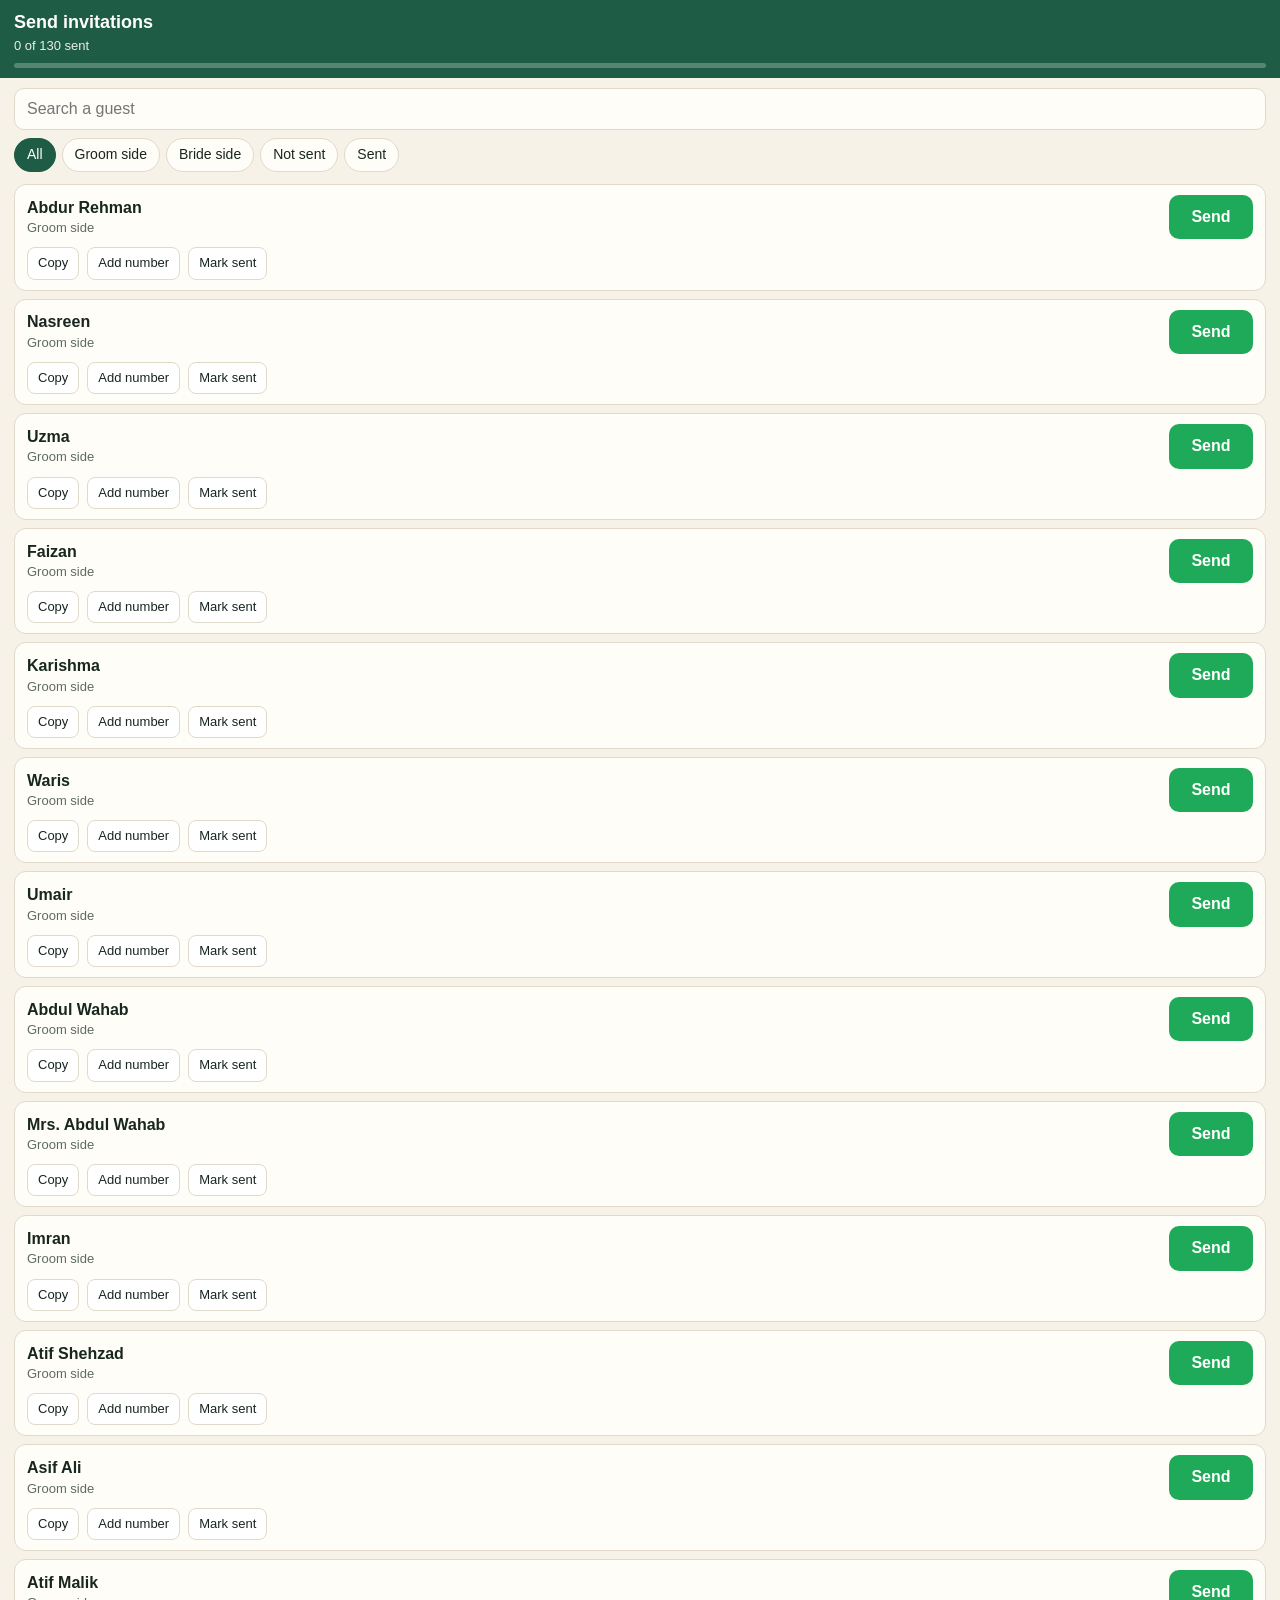
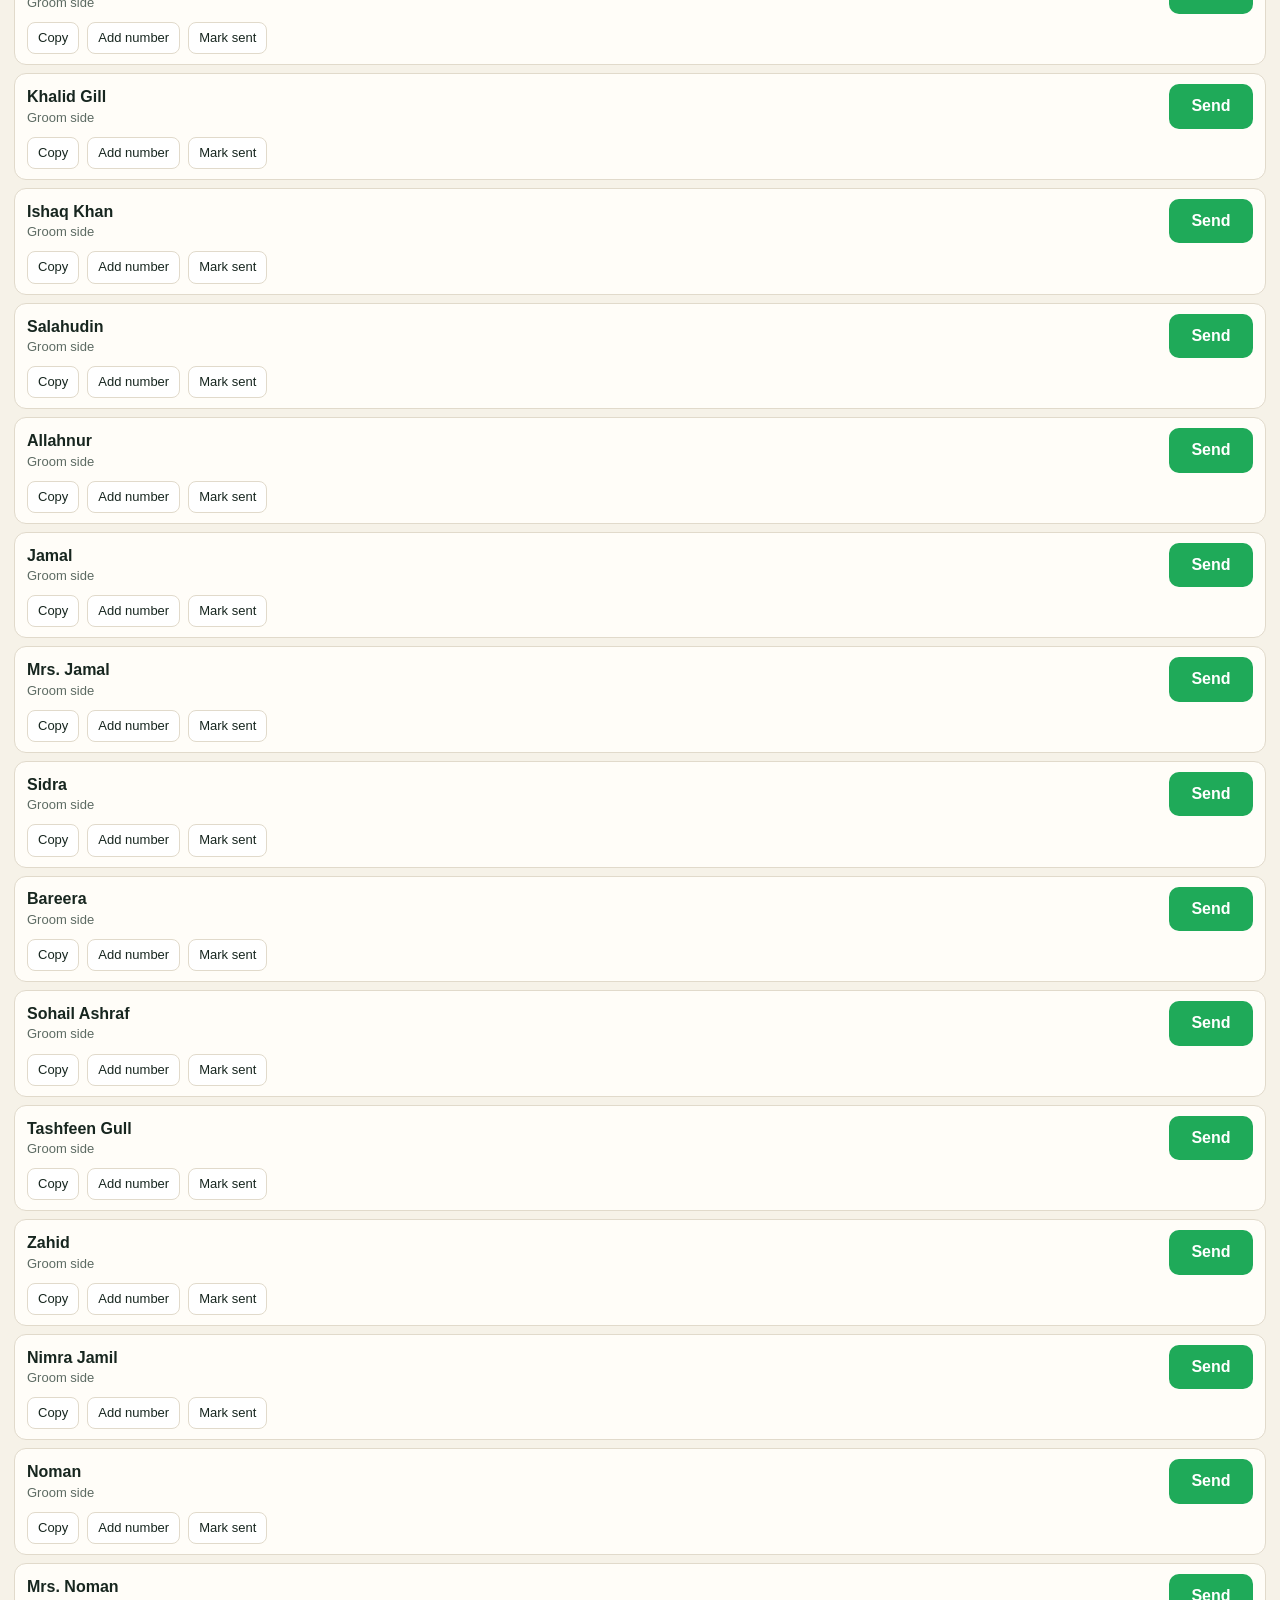
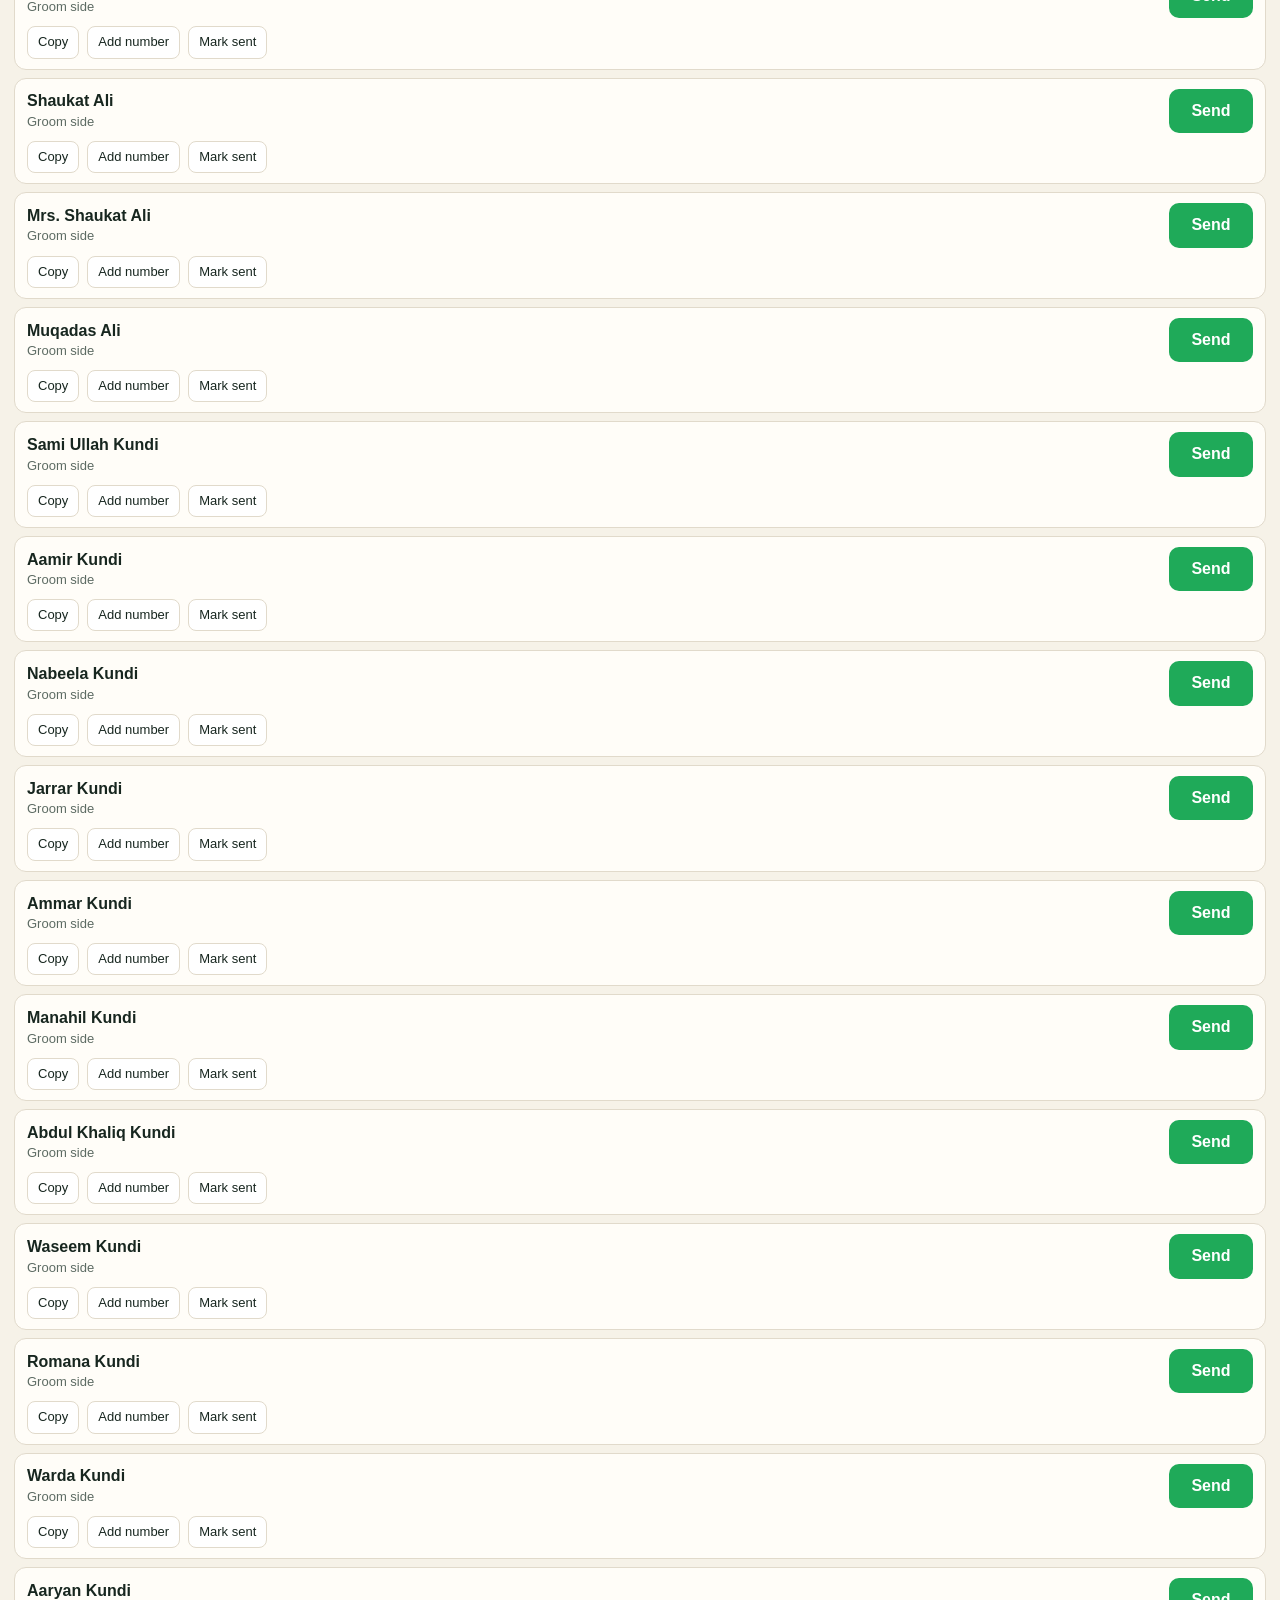
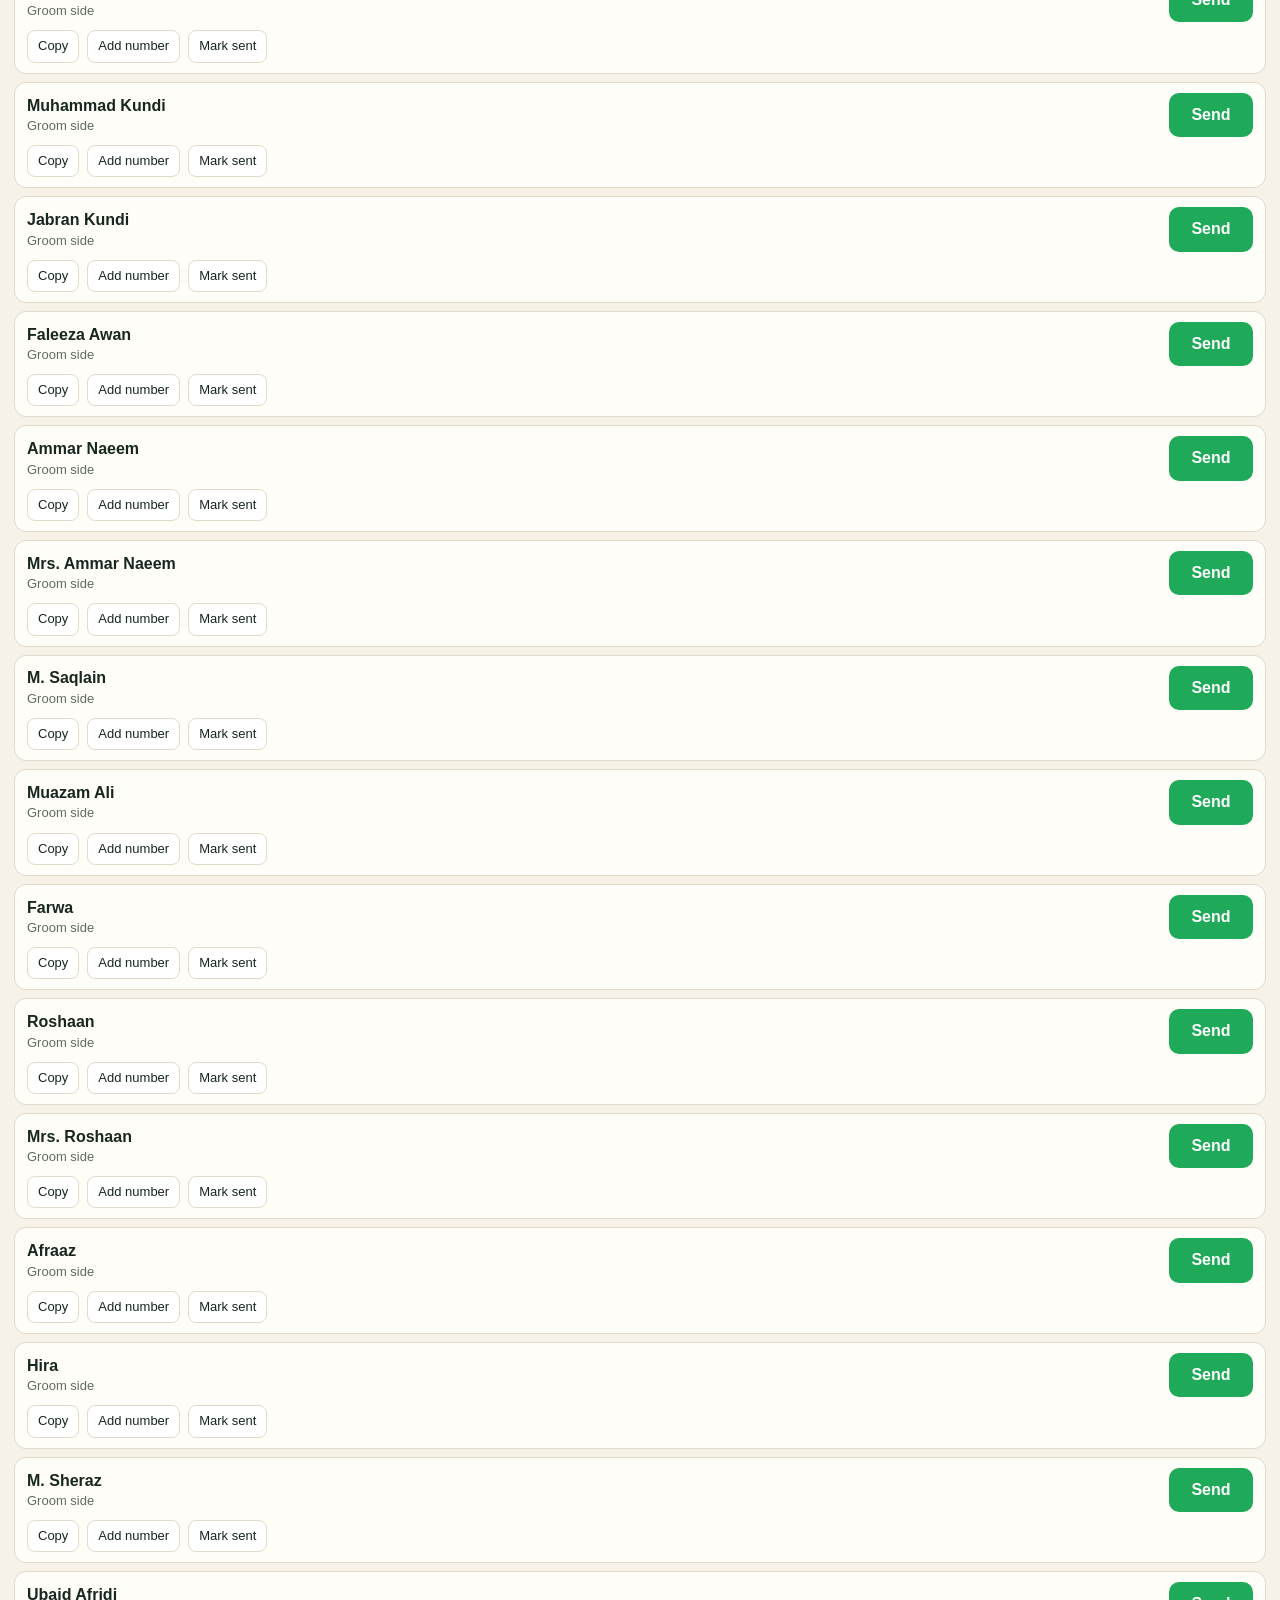
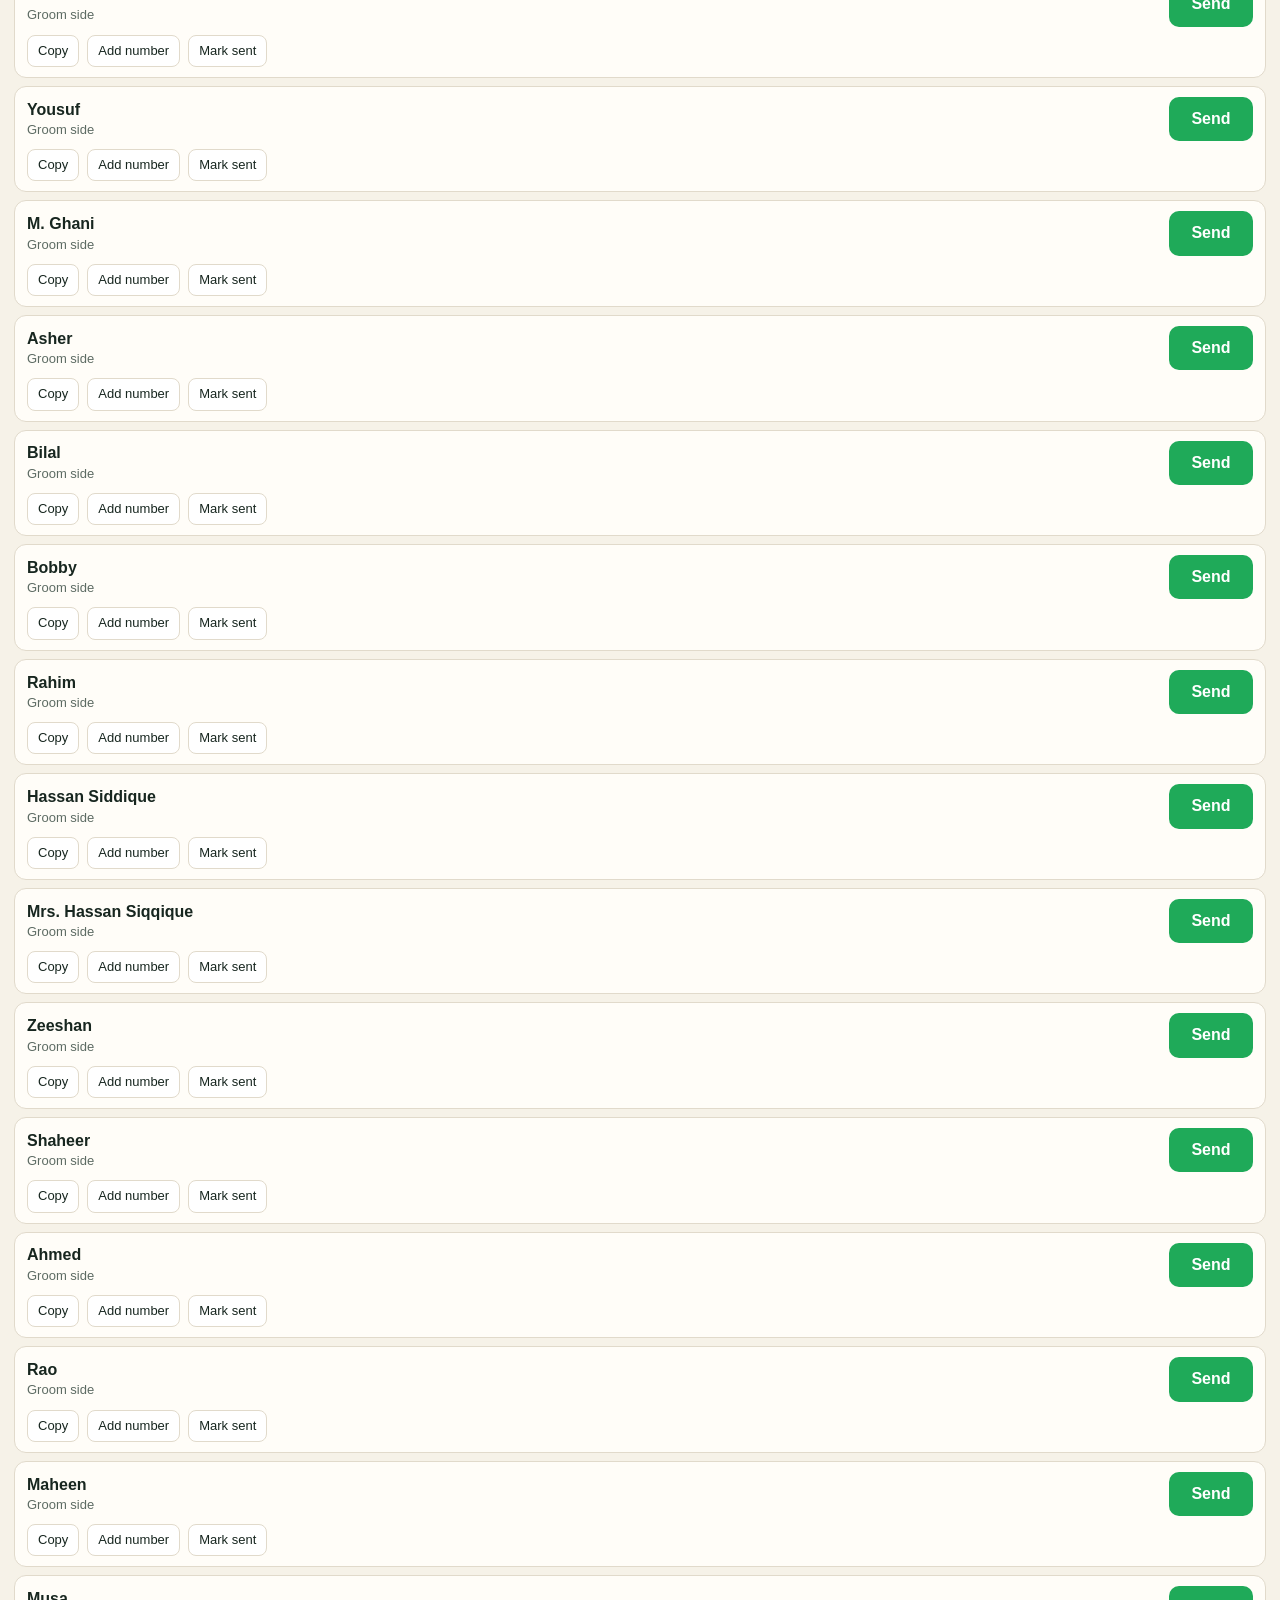
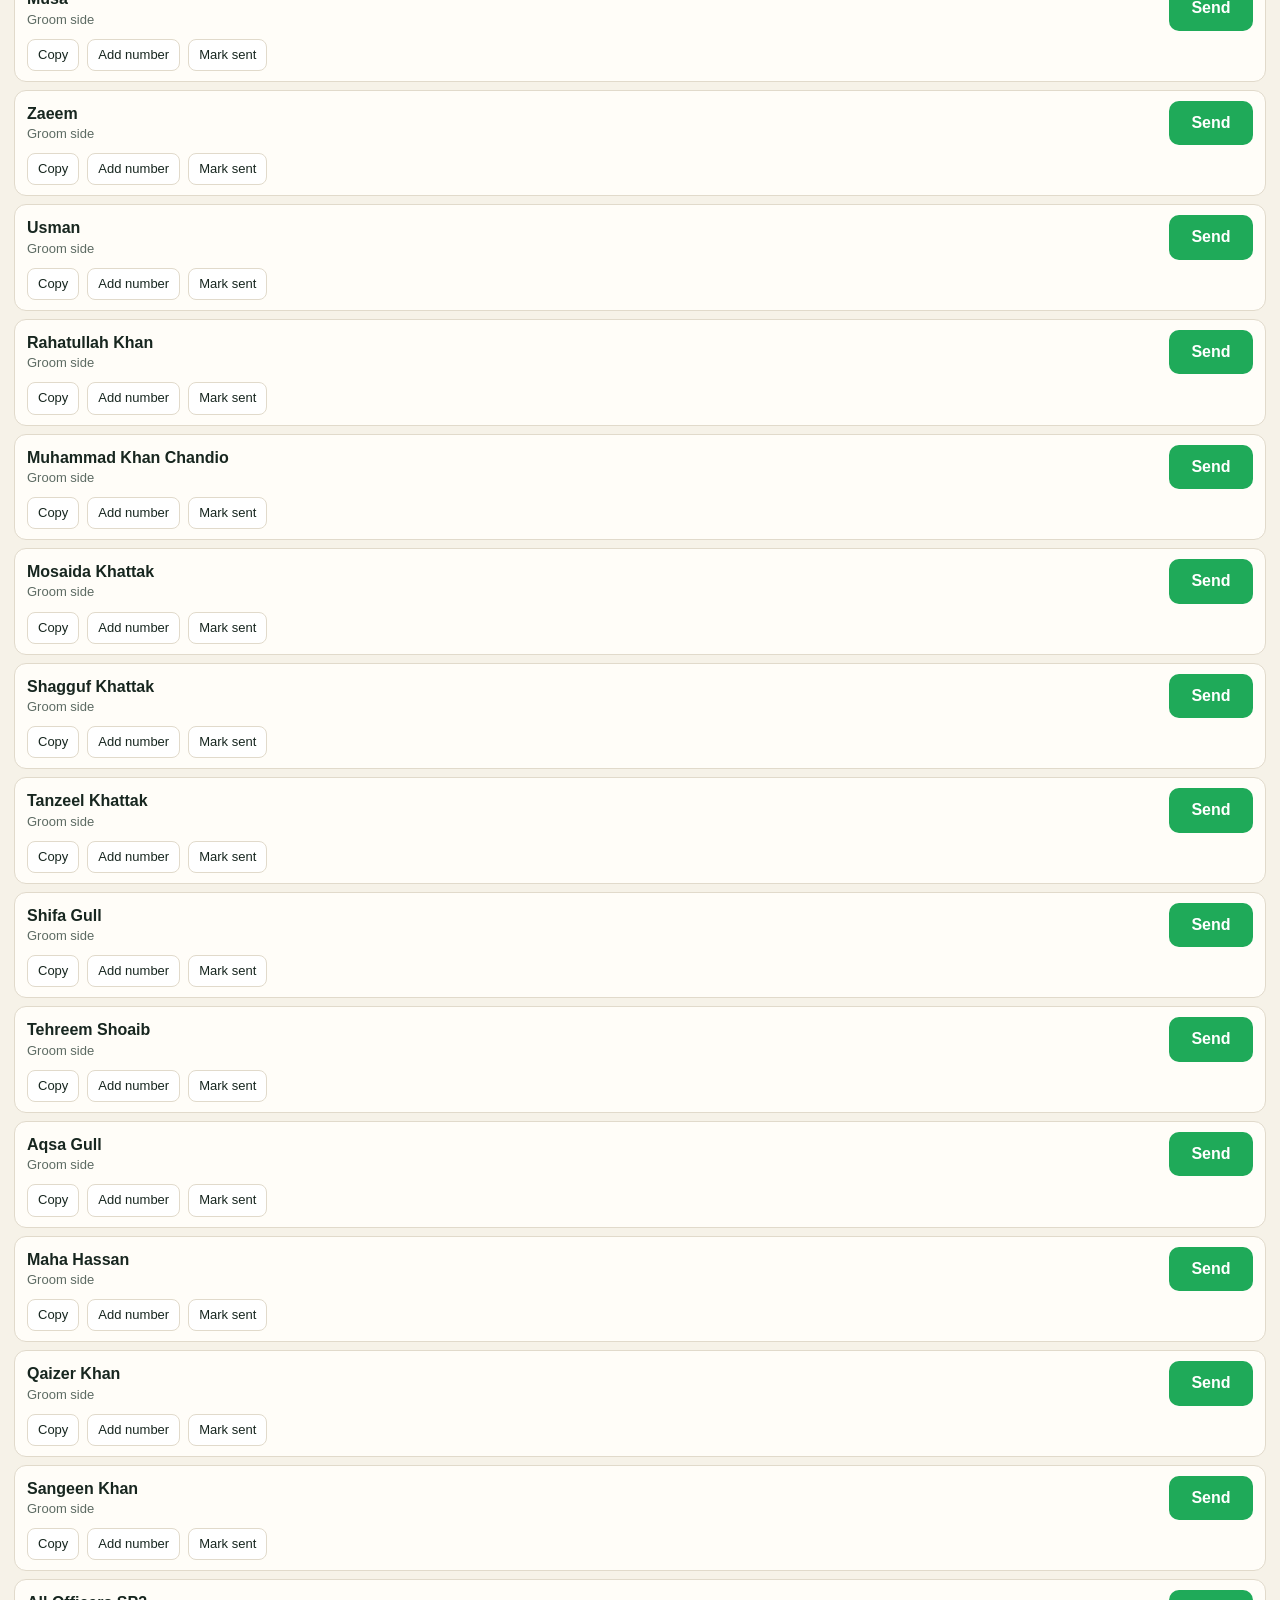
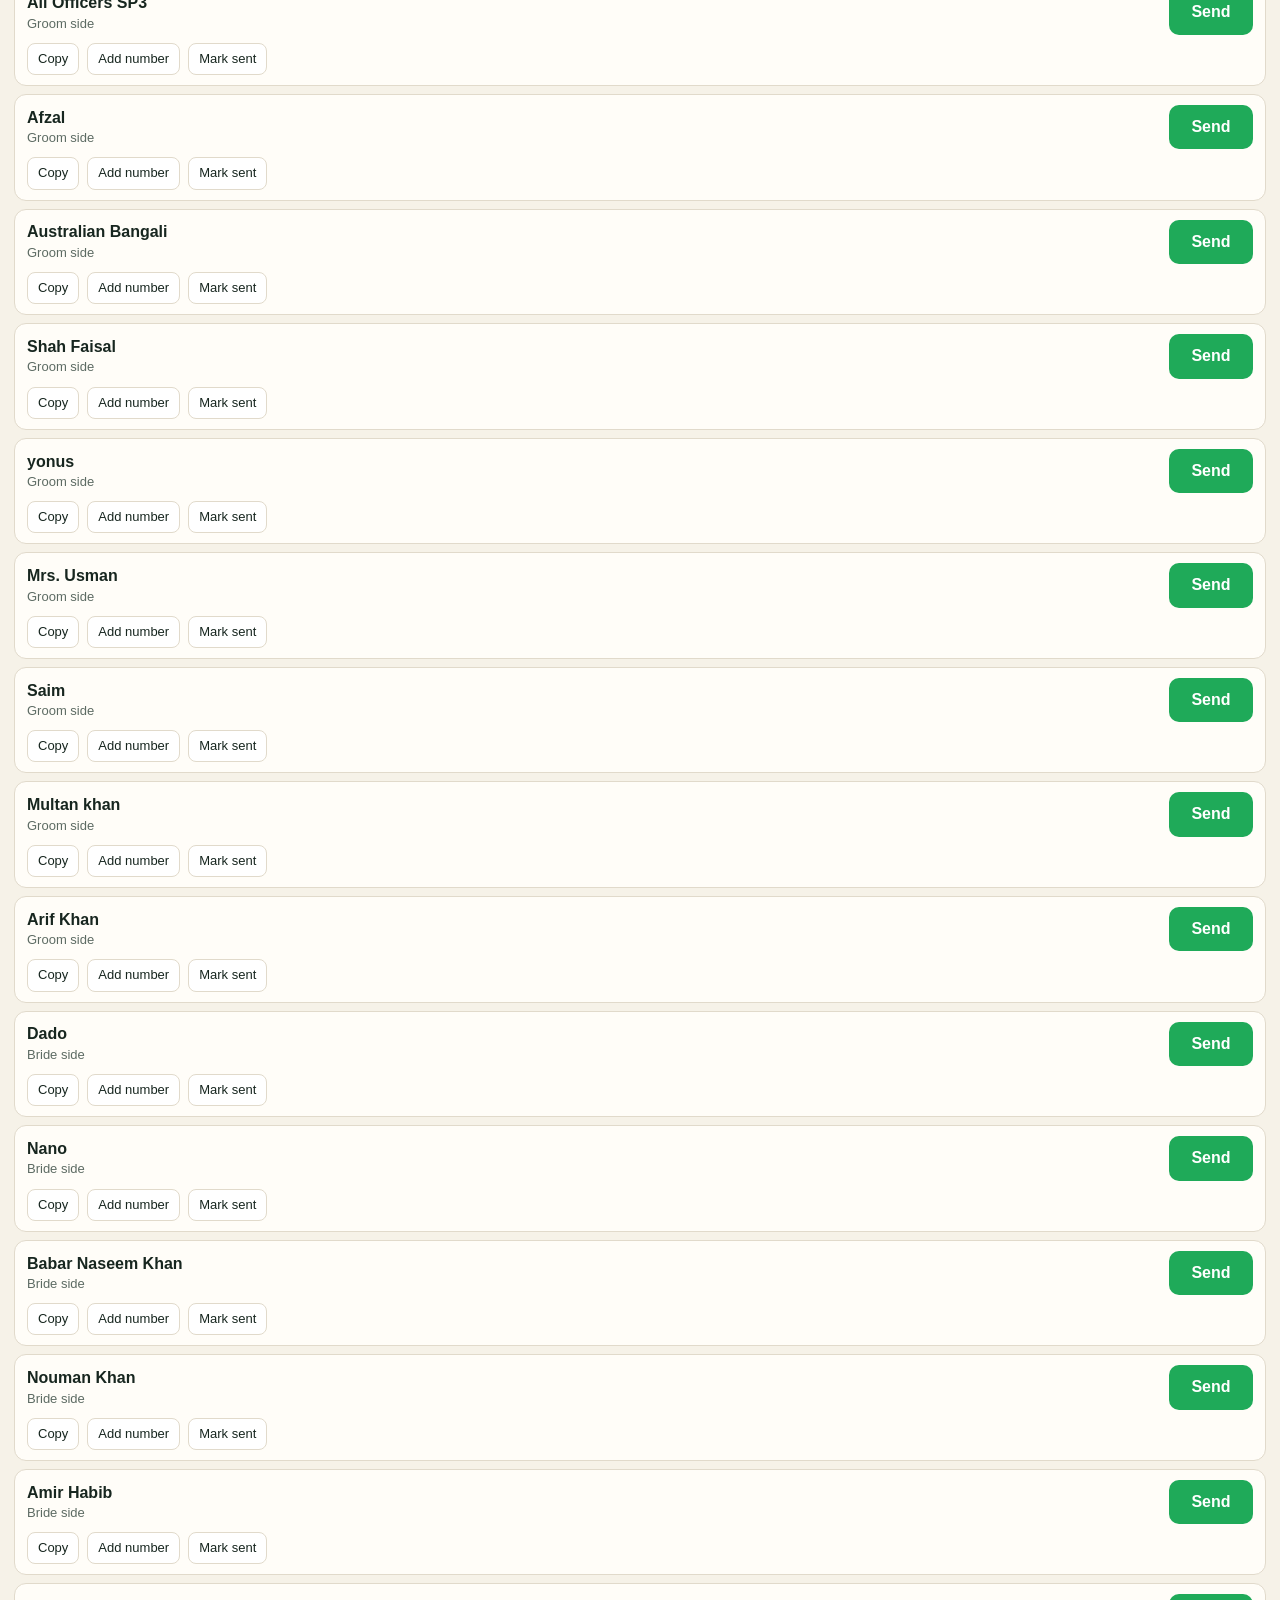
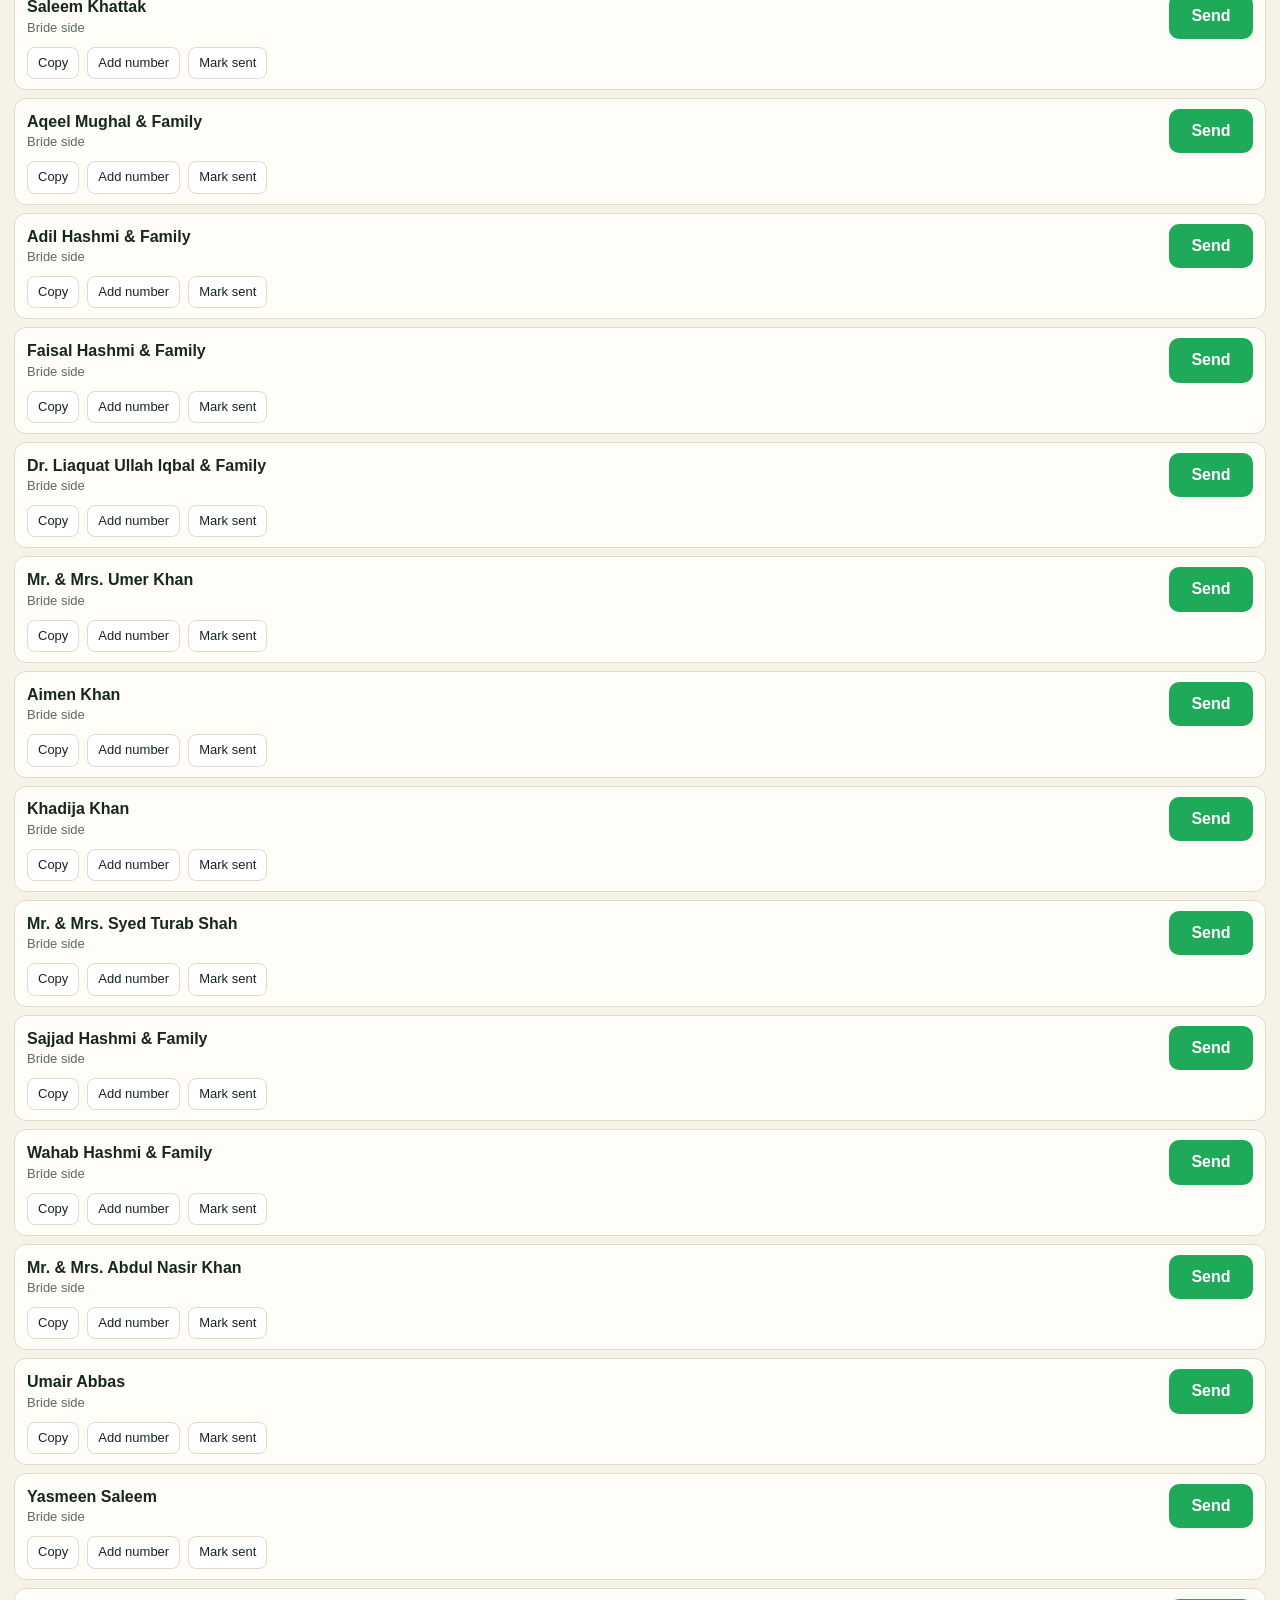
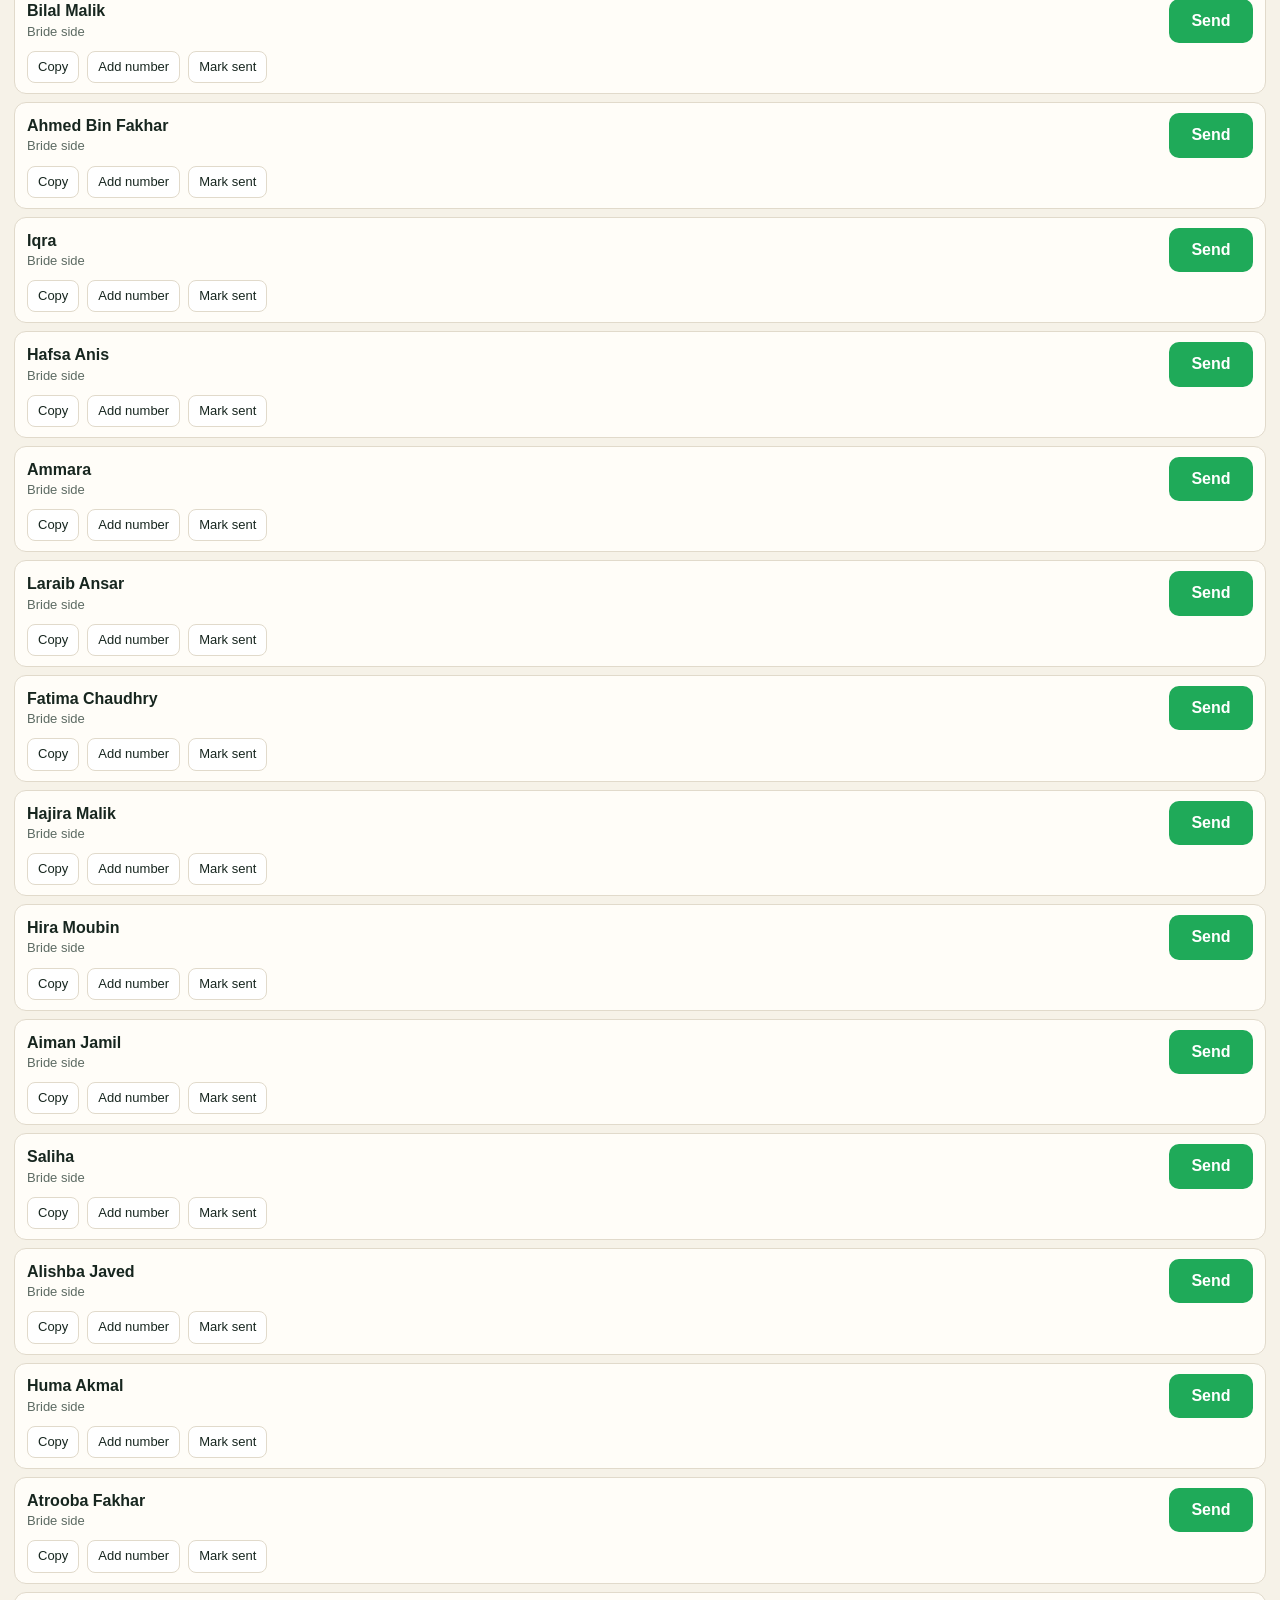
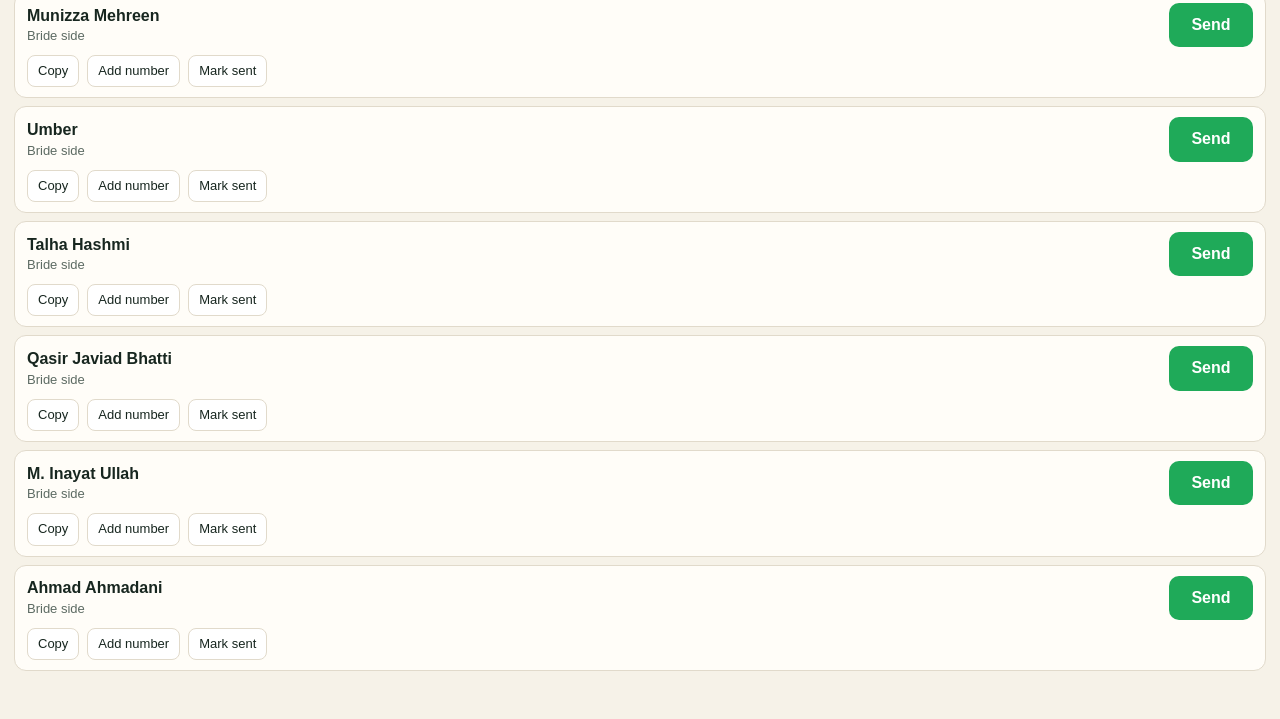
<file: send.html>
<!DOCTYPE html>
<html lang="en">
<head>
<meta charset="utf-8">
<meta name="viewport" content="width=device-width, initial-scale=1, viewport-fit=cover">
<meta name="robots" content="noindex, nofollow">
<title>Send invitations</title>
<!--
  SENDER PAGE (private helper, not part of the invitation).
  Upload next to index.html. Open it on your phone: https://theuppercaseguy.github.io/mahnoor-and-saad/send.html
  Names come from guests.txt (same file the invitation uses). Add/remove a guest there and this page follows.
  Side comes from the headings in guests.txt: a "#" line containing "groom" or "bride".
  Edit the WORDING / SETTINGS block below to change the message.
-->
<style>
  :root {
    --ink: #17261f; --muted: #5d6b63; --paper: #f6f2e8; --card: #fffdf8; --line: #e1dacb;
    --green: #1f5c45; --green-dark: #174735; --wa: #1faa59; --gold: #b08a3e; --sent: #e8f1ea;
  }
  * { box-sizing: border-box; -webkit-tap-highlight-color: transparent; }
  html { -webkit-text-size-adjust: 100%; }
  body {
    margin: 0; background: var(--paper); color: var(--ink);
    font: 16px/1.4 -apple-system, BlinkMacSystemFont, "Segoe UI", Roboto, "Helvetica Neue", Arial, sans-serif;
    padding-bottom: env(safe-area-inset-bottom, 0);
  }
  header {
    position: sticky; top: 0; z-index: 5; background: var(--green); color: #fff;
    padding: calc(10px + env(safe-area-inset-top, 0)) 14px 10px;
  }
  header h1 { margin: 0; font-size: 18px; font-weight: 600; }
  .count { font-size: 13px; opacity: .9; margin-top: 2px; }
  .bar { height: 5px; background: rgba(255,255,255,.25); border-radius: 3px; margin-top: 8px; overflow: hidden; }
  .bar i { display: block; height: 100%; width: 0; background: #d9c58f; transition: width .3s; }
  .tools { padding: 10px 14px 4px; }
  #q {
    width: 100%; font-size: 16px; padding: 11px 12px; border: 1px solid var(--line);
    border-radius: 10px; background: var(--card); color: var(--ink);
  }
  .chips { display: flex; gap: 6px; flex-wrap: wrap; margin-top: 8px; }
  .chip {
    font: inherit; font-size: 14px; padding: 6px 12px; border-radius: 999px;
    border: 1px solid var(--line); background: var(--card); color: var(--ink);
  }
  .chip.on { background: var(--green); border-color: var(--green); color: #fff; }
  ul { list-style: none; margin: 0; padding: 8px 14px 40px; }
  li {
    background: var(--card); border: 1px solid var(--line); border-radius: 12px;
    padding: 10px 12px; margin-bottom: 8px;
  }
  li.sent { background: var(--sent); }
  .top { display: flex; align-items: center; justify-content: space-between; gap: 10px; }
  .who { min-width: 0; }
  .nm { font-weight: 600; word-break: break-word; }
  .meta { font-size: 13px; color: var(--muted); }
  .tick { color: var(--green); font-weight: 600; }
  a.send {
    flex: none; text-decoration: none; background: var(--wa); color: #fff; font-weight: 600;
    padding: 11px 18px; border-radius: 10px; min-width: 84px; text-align: center;
  }
  li.sent a.send { background: var(--green); }
  .row2 { display: flex; gap: 8px; margin-top: 8px; flex-wrap: wrap; }
  .sm {
    font: inherit; font-size: 13px; padding: 6px 10px; border-radius: 8px;
    border: 1px solid var(--line); background: #fff; color: var(--ink);
  }
  .msg { padding: 14px; color: var(--muted); }
  .msg b { color: var(--ink); }
  .hide { display: none; }
  #toast {
    position: fixed; left: 50%; bottom: calc(18px + env(safe-area-inset-bottom, 0)); transform: translateX(-50%);
    background: var(--ink); color: #fff; padding: 9px 16px; border-radius: 999px; font-size: 14px;
    opacity: 0; pointer-events: none; transition: opacity .2s; max-width: 90%;
  }
  #toast.on { opacity: 1; }
  :focus-visible { outline: 3px solid var(--gold); outline-offset: 2px; }
</style>
</head>
<body>
<header>
  <h1>Send invitations</h1>
  <div class="count" id="count">Loading guest list…</div>
  <div class="bar"><i id="fill"></i></div>
</header>

<div class="tools">
  <input id="q" type="search" placeholder="Search a guest" autocomplete="off" aria-label="Search a guest">
  <div class="chips" id="chips">
    <button class="chip on" data-f="all">All</button>
    <button class="chip" data-f="groom">Groom side</button>
    <button class="chip" data-f="bride">Bride side</button>
    <button class="chip" data-f="todo">Not sent</button>
    <button class="chip" data-f="done">Sent</button>
  </div>
</div>

<div class="msg hide" id="err">
  <b>The guest list could not be loaded.</b><br>
  Open this page from the website address (not as a downloaded file), and make sure <b>guests.txt</b> is in the same folder.
  Or choose the file by hand:<br><br>
  <input type="file" id="file" accept=".txt,text/plain">
</div>

<ul id="list"></ul>
<div id="toast"></div>

<script>
(function () {
  // ===== SETTINGS =====
  var SITE = 'https://theuppercaseguy.github.io/mahnoor-and-saad/';
  var COUNTRY_CODE = '92'; // used to turn 0300... into 92300...

  // ===== WORDING (same as the Excel tracker). {NAME} and {LINK} are filled per guest. *text* = bold in WhatsApp =====
  var COMMON_TOP =
    'Assalam-o-Alaikum *{NAME}*,\n\n' +
    'With the blessings of Allah, we joyfully invite you to the Nikkah & Engagement of\n' +
    'Mahnoor & Saad\n\n' +
    'Sunday, 29 November 2026, from 3:30 PM\n' +
    'Mariano Open Amphitheatre, Bahria Golf City, Islamabad\n\n' +
    'Your personal invitation (tap the seal to open it):\n' +
    '{LINK}\n\n' +
    'Your presence and prayers would mean the world to us.\n';
  var GROOM_END =
    'From *Mr & Mrs Rafiullah khan*.\n' +
    'Rafiullah khan : *03339147214*\n' +
    'Saad Khan       : *03109732360*';
  var BRIDE_END =
    'From *Mr & Mrs Shahzad Hashmi*.\n' +
    'Contact #:  *0345 3510047*';
  // ====================================================

  var guests = [];
  var filter = 'all';
  var term = '';
  var listEl = document.getElementById('list');

  function store(key, val) {
    try { if (val === null) { localStorage.removeItem(key); } else { localStorage.setItem(key, val); } } catch (e) {}
  }
  function load(key) {
    try { return localStorage.getItem(key) || ''; } catch (e) { return ''; }
  }
  function slug(name) {
    return String(name).toLowerCase().replace(/&/g, 'and').replace(/[^a-z0-9]+/g, '-').replace(/^-+|-+$/g, '');
  }
  function buildMessage(g) {
    var text = (COMMON_TOP + (g.side === 'bride' ? BRIDE_END : GROOM_END));
    return text.replace('{NAME}', g.name).replace('{LINK}', g.link);
  }
  function cleanPhone(raw) {
    var d = String(raw).replace(/[^0-9]/g, '');
    if (!d) { return ''; }
    if (d.indexOf('00') === 0) { d = d.slice(2); }
    else if (d.charAt(0) === '0') { d = COUNTRY_CODE + d.slice(1); }
    else if (d.length === 10 && d.charAt(0) === '3') { d = COUNTRY_CODE + d; }
    return d;
  }
  function waLink(g) {
    var p = load('wa_phone_' + g.key);
    return 'https://wa.me/' + p + '?text=' + encodeURIComponent(buildMessage(g));
  }

  function parse(text) {
    var lines = String(text).replace(/^\uFEFF/, '').split(/\r\n|\r|\n/);
    var side = 'groom', out = [], seen = {};
    for (var i = 0; i < lines.length; i++) {
      var line = lines[i].replace(/^\s+|\s+$/g, '');
      if (!line) { continue; }
      if (line.charAt(0) === '#') {
        var low = line.toLowerCase();
        if (low.indexOf('bride') > -1) { side = 'bride'; }
        else if (low.indexOf('groom') > -1) { side = 'groom'; }
        continue;
      }
      var key = slug(line);
      if (seen[key]) { continue; }
      seen[key] = 1;
      out.push({ name: line, side: side, key: key, link: SITE + '?to=' + key });
    }
    return out;
  }

  function toast(t) {
    var el = document.getElementById('toast');
    el.textContent = t; el.className = 'on';
    clearTimeout(toast.t);
    toast.t = setTimeout(function () { el.className = ''; }, 1800);
  }
  function copyText(text, done) {
    function fallback() {
      var ta = document.createElement('textarea');
      ta.value = text; ta.setAttribute('readonly', '');
      ta.style.cssText = 'position:fixed;top:0;left:0;opacity:0;font-size:16px';
      document.body.appendChild(ta); ta.focus(); ta.select();
      try { ta.setSelectionRange(0, text.length); } catch (e) {}
      var ok = false;
      try { ok = document.execCommand('copy'); } catch (e) {}
      document.body.removeChild(ta); done(ok);
    }
    if (navigator.clipboard && navigator.clipboard.writeText) {
      navigator.clipboard.writeText(text).then(function () { done(true); }, fallback);
    } else { fallback(); }
  }

  function isSent(g) { return !!load('wa_sent_' + g.key); }

  function updateCount() {
    var n = 0;
    for (var i = 0; i < guests.length; i++) { if (isSent(guests[i])) { n++; } }
    document.getElementById('count').textContent = n + ' of ' + guests.length + ' sent';
    document.getElementById('fill').style.width = (guests.length ? (n * 100 / guests.length) : 0) + '%';
  }

  function render() {
    var q = term.toLowerCase(), html = [], shown = 0;
    listEl.innerHTML = '';
    for (var i = 0; i < guests.length; i++) {
      var g = guests[i], sent = isSent(g);
      if (filter === 'groom' && g.side !== 'groom') { continue; }
      if (filter === 'bride' && g.side !== 'bride') { continue; }
      if (filter === 'todo' && sent) { continue; }
      if (filter === 'done' && !sent) { continue; }
      if (q && g.name.toLowerCase().indexOf(q) < 0) { continue; }
      shown++;
      var li = document.createElement('li');
      li.className = sent ? 'sent' : '';
      li.setAttribute('data-i', i);
      var phone = load('wa_phone_' + g.key);
      var meta = (g.side === 'bride' ? 'Bride side' : 'Groom side') +
        (phone ? ' \u00b7 +' + phone : '') + (sent ? ' \u00b7 <span class="tick">\u2713 Sent</span>' : '');
      li.innerHTML =
        '<div class="top"><div class="who"><div class="nm"></div><div class="meta">' + meta + '</div></div>' +
        '<a class="send" target="_blank" rel="noopener">' + (sent ? 'Resend' : 'Send') + '</a></div>' +
        '<div class="row2">' +
        '<button class="sm" data-a="copy">Copy</button>' +
        '<button class="sm" data-a="num">' + (phone ? 'Change number' : 'Add number') + '</button>' +
        '<button class="sm" data-a="mark">' + (sent ? 'Mark not sent' : 'Mark sent') + '</button></div>';
      li.querySelector('.nm').textContent = g.name;
      li.querySelector('a.send').href = waLink(g);
      listEl.appendChild(li);
    }
    if (!shown) {
      var m = document.createElement('li');
      m.textContent = guests.length ? 'No guests match.' : 'The guest list is empty.';
      listEl.appendChild(m);
    }
    updateCount();
  }

  listEl.addEventListener('click', function (e) {
    var t = e.target, li = t.closest ? t.closest('li') : null;
    if (!li || li.getAttribute('data-i') === null) { return; }
    var g = guests[+li.getAttribute('data-i')];
    if (t.className === 'send') {
      // let the link open WhatsApp; mark as sent right after
      setTimeout(function () { store('wa_sent_' + g.key, String(new Date().getTime())); render(); }, 400);
      return;
    }
    var a = t.getAttribute && t.getAttribute('data-a');
    if (a === 'copy') {
      copyText(buildMessage(g), function (ok) { toast(ok ? 'Message copied' : 'Copy failed'); });
    } else if (a === 'num') {
      var cur = load('wa_phone_' + g.key);
      var v = window.prompt('WhatsApp number for ' + g.name + '\n(e.g. 0300 1234567; leave empty to remove)', cur ? '+' + cur : '');
      if (v === null) { return; }
      store('wa_phone_' + g.key, cleanPhone(v) || null);
      render();
    } else if (a === 'mark') {
      if (isSent(g)) { store('wa_sent_' + g.key, null); } else { store('wa_sent_' + g.key, String(new Date().getTime())); }
      render();
    }
  });

  document.getElementById('q').addEventListener('input', function () { term = this.value; render(); });
  document.getElementById('chips').addEventListener('click', function (e) {
    var f = e.target.getAttribute && e.target.getAttribute('data-f');
    if (!f) { return; }
    filter = f;
    var cs = this.querySelectorAll('.chip');
    for (var i = 0; i < cs.length; i++) { cs[i].className = 'chip' + (cs[i] === e.target ? ' on' : ''); }
    render();
  });

  function ready(text) {
    guests = parse(text);
    document.getElementById('err').className = 'msg hide';
    render();
  }
  function failed() {
    document.getElementById('count').textContent = 'Guest list not loaded';
    document.getElementById('err').className = 'msg';
  }
  document.getElementById('file').addEventListener('change', function () {
    var f = this.files && this.files[0];
    if (!f || !window.FileReader) { return; }
    var r = new FileReader();
    r.onload = function () { ready(String(r.result)); };
    r.readAsText(f);
  });

  var req = new XMLHttpRequest();
  req.open('GET', 'guests.txt?v=' + new Date().getTime(), true);
  req.onreadystatechange = function () {
    if (req.readyState !== 4) { return; }
    if (req.status === 200 || (req.status === 0 && req.responseText)) { ready(req.responseText); } else { failed(); }
  };
  try { req.send(); } catch (e) { failed(); }
})();
</script>
</body>
</html>
</file>
<file: style.css>
/* ==========================================================================
   Mahnoor & Saad · Nikkah & Engagement
   A Letter Through the Rain
   ========================================================================== */

/* --------------------------------------------------------------------------
   1. Tokens
   -------------------------------------------------------------------------- */
:root {
  --pine-900: #0F1F19;
  --pine-700: #1E3A2F;
  --pine-500: #3F6152;
  --sage-300: #A9BDB0;
  --ice-100: #EAF3F7;
  --ice-300: #BFD8E4;
  --ivory-50: #FBF8F1;
  --ivory-200: #F1EADB;
  --gold-500: #B39A64;

  --ease-out: cubic-bezier(0.22, 0.61, 0.36, 1);
  --ease-in-out: cubic-bezier(0.65, 0, 0.35, 1);

  --serif: "Cormorant Garamond", Garamond, "Times New Roman", serif;
  --script: "Pinyon Script", "Cormorant Garamond", serif;
  --arabic: "Amiri", "Noto Naskh Arabic", serif;
  --urdu: "Noto Nastaliq Urdu", "Jameel Noori Nastaleeq", serif;
  --ruqaa: "Aref Ruqaa", "Amiri", serif;

  --legible: 0 1px 14px rgba(15, 31, 25, 0.45);
  --gap: 96px;
}

/* --------------------------------------------------------------------------
   2. Base & typography
   -------------------------------------------------------------------------- */
*,
*::before,
*::after {
  box-sizing: border-box;
}

[hidden] {
  display: none !important;
}

html {
  background-color: var(--pine-900);
  -webkit-text-size-adjust: 100%;
  text-size-adjust: 100%;
}

html.is-gated,
html.is-gated body {
  overflow: hidden;
}

body {
  margin: 0;
  color: var(--ivory-50);
  font-family: var(--serif);
  font-size: 20px;
  font-weight: 500;
  line-height: 1.6;
  font-variant-numeric: lining-nums;
  font-feature-settings: "lnum" 1;
  font-kerning: normal;
  font-synthesis: none;
  -webkit-font-smoothing: antialiased;
  -moz-osx-font-smoothing: grayscale;
  -webkit-tap-highlight-color: transparent;
}

h1, h2, h3, p, ol, ul, li, figure {
  margin: 0;
  padding: 0;
}

h1, h2, h3 {
  font-size: inherit;
  font-weight: inherit;
}

ol, ul {
  list-style: none;
}

img,
svg {
  display: block;
}

img {
  max-width: 100%;
  border: 0;
}

a {
  color: inherit;
  text-decoration: none;
}

button {
  margin: 0;
  padding: 0;
  border: 0;
  border-radius: 0;
  background: none;
  color: inherit;
  font: inherit;
  cursor: pointer;
  -webkit-appearance: none;
  appearance: none;
}

a:focus,
button:focus {
  outline: 1px solid var(--ice-300);
  outline-offset: 3px;
}

[tabindex="-1"]:focus {
  outline: none;
}

/* Kept separate: older browsers drop any rule that contains :focus-visible */
a:focus:not(:focus-visible),
button:focus:not(:focus-visible) {
  outline: none;
}

[lang="ar"] {
  font-family: var(--arabic);
  font-weight: 400;
  line-height: 1.9;
}

[lang="ur"] {
  font-family: var(--urdu);
  font-size: 19px;
  font-weight: 400;
  line-height: 2.3;
}

.monogram {
  font-family: var(--ruqaa);
  font-weight: 700;
  line-height: 1;
}

.kicker {
  padding-left: 0.28em;
  font-family: var(--serif);
  font-size: 12px;
  font-weight: 600;
  line-height: 1.5;
  letter-spacing: 0.28em;
  text-transform: uppercase;
}

.nw {
  white-space: nowrap;
}

.amp {
  color: var(--ice-300);
}

.pm {
  font-size: 0.68em;
  letter-spacing: 0.12em;
}

.sprite {
  position: absolute;
  width: 0;
  height: 0;
  overflow: hidden;
}

/* --------------------------------------------------------------------------
   3. Ornaments: the Lozenge Rule, the Bough, the Arch
   -------------------------------------------------------------------------- */
.rule {
  position: relative;
  width: 140px;
  height: 9px;
  margin: 0 auto;
  opacity: 0.7;
}

.rule::before {
  content: "";
  position: absolute;
  top: 4px;
  left: 0;
  width: 140px;
  height: 1px;
  background-image: linear-gradient(90deg, var(--gold-500) 0, var(--gold-500) 56px, rgba(179, 154, 100, 0) 56px, rgba(179, 154, 100, 0) 84px, var(--gold-500) 84px, var(--gold-500) 140px);
}

.rule::after {
  content: "";
  position: absolute;
  top: 1.5px;
  left: 67px;
  width: 6px;
  height: 6px;
  background-color: var(--gold-500);
  -webkit-transform: rotate(45deg);
  transform: rotate(45deg);
}

.hero .rule,
.folio--night .rule {
  opacity: 0.55;
}

.bough {
  display: inline-block;
  vertical-align: middle;
  width: 80px;
  height: 28px;
  overflow: visible;
  color: var(--gold-500);
}

.bough--mirror {
  -webkit-transform: scaleX(-1);
  transform: scaleX(-1);
}

.garland {
  font-size: 0;
  line-height: 0;
  text-align: center;
}

.garland__lozenge {
  display: inline-block;
  position: relative;
  top: 7px;
  vertical-align: middle;
  width: 6px;
  height: 6px;
  margin: 0 10px;
  background-color: var(--gold-500);
  -webkit-transform: rotate(45deg);
  transform: rotate(45deg);
}

.arch {
  position: relative;
  width: 100%;
  max-width: 356px;
  margin: 48px auto 0;
  padding: 8px;
}

.arch::before {
  content: "";
  position: absolute;
  top: 0;
  right: 0;
  bottom: 0;
  left: 0;
  border: 1px solid rgba(179, 154, 100, 0.7);
  border-radius: 999px 999px 0 0;
  pointer-events: none;
}

.arch__window {
  position: relative;
  height: 420px;
  overflow: hidden;
  border-radius: 999px 999px 0 0;
  background-color: var(--ivory-200);
}

.arch__window img {
  width: 100%;
  height: 100%;
  object-fit: cover;
}

/* --------------------------------------------------------------------------
   4. The gate and the envelope
   -------------------------------------------------------------------------- */
.gate {
  position: fixed;
  top: 0;
  left: 0;
  z-index: 30;
  display: flex;
  align-items: center;
  justify-content: center;
  width: 100%;
  height: 100%;
  padding: 24px 0 48px;
  transition: opacity 1000ms var(--ease-in-out), transform 1000ms var(--ease-out);
}

/* Promoted only once the seal is tapped; while waiting it would cost a full-screen pass per frame */
.gate.is-opening {
  will-change: opacity, transform;
}

.gate__inner {
  width: 86vw;
  max-width: 420px;
  text-align: center;
}

.envelope {
  position: relative;
  height: 0;
  padding-top: 68%;
  font-size: 3.2762vw;
  -webkit-perspective: 1200px;
  perspective: 1200px;
}

.envelope__face {
  position: absolute;
  top: 0;
  left: 0;
  z-index: 2;
  width: 100%;
  height: 100%;
  background-color: var(--ivory-50);
  box-shadow: inset 0 0 0 1px rgba(15, 31, 25, 0.06), 0 30px 80px rgba(0, 0, 0, 0.45);
}

.emboss {
  position: absolute;
  bottom: 0.375em;
  width: 4.5em;
  height: 1.575em;
  overflow: visible;
}

.emboss--left {
  left: 0.5em;
}

.emboss--right {
  right: 0.5em;
  -webkit-transform: scaleX(-1);
  transform: scaleX(-1);
}

.emboss__shade {
  color: rgba(15, 31, 25, 0.14);
}

.emboss__light {
  color: rgba(255, 255, 255, 0.8);
}

.address {
  position: absolute;
  right: 8%;
  bottom: 1.5em;
  left: 8%;
  text-align: center;
}

.is-very-long .address {
  bottom: 1.125em;
}

.address .address__ur {
  display: none;
  margin-bottom: 0.25em;
  color: var(--pine-500);
  font-size: 1em;
  line-height: 1.9;
}

/* Pinyon capitals rise high: keep them clear of the Urdu line */
.is-long .address .address__ur {
  margin-bottom: 0.375em;
}

.is-very-long .address .address__ur {
  margin-bottom: 0.1875em;
}

.address__name {
  display: none;
  color: var(--pine-900);
  font-family: var(--script);
  font-size: 2em;
  font-weight: 400;
  line-height: 1.1;
  word-wrap: break-word;
  overflow-wrap: break-word;
}

.is-long .address__name {
  font-size: 1.625em;
}

.is-very-long .address__name {
  font-size: 1.375em;
}

.address__personal {
  color: var(--pine-500);
  font-size: 1.375em;
  font-style: italic;
  line-height: 1.3;
}

.address__rule {
  display: block;
  width: 2.5em;
  height: 1px;
  margin: 0.5em auto 0;
  background-color: var(--gold-500);
}

.has-guest .address .address__ur,
.has-guest .address__name {
  display: block;
}

.has-guest .address__personal {
  display: none;
}

.letter {
  position: absolute;
  top: 4%;
  left: 5%;
  z-index: 1;
  width: 90%;
  height: 92%;
  padding-top: 0.75em;
  background-color: var(--ivory-50);
  box-shadow: inset 0 0 0 1px rgba(15, 31, 25, 0.08);
  text-align: center;
  will-change: transform;
  transition: transform 1200ms var(--ease-out);
}

.letter__mono {
  color: var(--gold-500);
  font-size: 1.5em;
}

.letter__names {
  margin-top: 0.25em;
  color: var(--pine-900);
  font-family: var(--script);
  font-size: 1.625em;
  font-weight: 400;
  line-height: 1.2;
}

.flap {
  position: absolute;
  top: 0;
  left: 0;
  z-index: 3;
  width: 100%;
  height: 48%;
  -webkit-transform-origin: 50% 0;
  transform-origin: 50% 0;
  -webkit-transform-style: preserve-3d;
  transform-style: preserve-3d;
  -webkit-transform: rotateX(0deg);
  transform: rotateX(0deg);
  will-change: transform;
  transition: transform 1100ms var(--ease-in-out);
}

.flap__face {
  position: absolute;
  top: 0;
  left: 0;
  width: 100%;
  height: 100%;
  -webkit-backface-visibility: hidden;
  backface-visibility: hidden;
}

.flap__face svg {
  width: 100%;
  height: 100%;
  overflow: visible;
}

.flap__face--in {
  overflow: hidden;
  -webkit-transform: rotateY(180deg);
  transform: rotateY(180deg);
}

/* Some WebKit builds ignore backface-visibility, so the faces are also swapped
   explicitly at the halfway point, when the flap is edge-on */
.flap__face--in,
.is-flap-back .flap__face--out {
  visibility: hidden;
}

.is-flap-back .flap__face--in {
  visibility: visible;
}

/* A square turned 45deg and flattened: its lower half is the flap's triangle */
.flap__liner {
  position: absolute;
  top: 0;
  left: 14.645%;
  width: 70.711%;
  height: 0;
  margin-top: -35.355%;
  padding-top: 70.711%;
  background-color: var(--ice-300);
  background-image: repeating-linear-gradient(0deg, rgba(15, 31, 25, 0.06) 0, rgba(15, 31, 25, 0.06) 1px, rgba(15, 31, 25, 0) 1px, rgba(15, 31, 25, 0) 6px);
  -webkit-transform: scaleY(0.6528) rotate(45deg);
  transform: scaleY(0.6528) rotate(45deg);
}

.seal {
  position: absolute;
  top: 48%;
  left: 50%;
  z-index: 4;
  width: 5.25em;
  height: 5.25em;
  margin: -2.625em 0 0 -2.625em;
  border-radius: 50%;
  cursor: default;
}

.is-opening .seal {
  will-change: transform, opacity;
}

button.seal {
  cursor: pointer;
}

.seal__wax,
.seal__wax::before,
.seal__wax::after {
  position: absolute;
  border-radius: 50%;
  background-color: var(--pine-700);
}

.seal__wax {
  top: 2%;
  left: 2%;
  width: 96%;
  height: 96%;
  background-image: radial-gradient(circle at 35% 30%, rgba(234, 243, 247, 0.24) 0, rgba(234, 243, 247, 0.08) 34%, rgba(234, 243, 247, 0) 62%);
  box-shadow: inset -0.125em -0.1875em 0.5em rgba(15, 31, 25, 0.5), inset 0.0625em 0.0625em 0.125em rgba(234, 243, 247, 0.12);
}

.seal__wax::before,
.seal__wax::after {
  content: "";
  z-index: -1;
  box-shadow: 0 0.125em 0.3125em rgba(15, 31, 25, 0.35);
}

.seal__wax::before {
  top: -3.5%;
  left: -1%;
  width: 102%;
  height: 104%;
}

.seal__wax::after {
  top: 1%;
  left: -3.5%;
  width: 105%;
  height: 101%;
}

.seal__ring {
  position: absolute;
  top: 0.4375em;
  right: 0.4375em;
  bottom: 0.4375em;
  left: 0.4375em;
  border: 1px solid rgba(179, 154, 100, 0.85);
  border-radius: 50%;
}

.seal__mono {
  position: absolute;
  top: 0;
  left: 0;
  display: flex;
  align-items: center;
  justify-content: center;
  width: 100%;
  height: 100%;
  padding-bottom: 0.1em;
  color: #C9B27A;
  font-size: 1.875em;
  text-shadow: 0 1px 0 rgba(0, 0, 0, 0.35);
}

.seal::after {
  content: "";
  position: absolute;
  top: 0;
  left: 0;
  width: 100%;
  height: 100%;
  border: 1px solid var(--gold-500);
  border-radius: 50%;
  opacity: 0;
  pointer-events: none;
}

.has-guest .seal::after {
  animation: seal-pulse 2.6s var(--ease-out) infinite;
}

.gate__hint {
  margin-top: 24px;
  color: var(--ice-300);
  transition: opacity 300ms var(--ease-out);
}

.gate__hint--open {
  display: none;
}

.gate__hint--personal {
  max-width: 24em;
  margin-right: auto;
  margin-left: auto;
}

.has-guest .gate__hint--open {
  display: block;
}

.has-guest .gate__hint--personal {
  display: none;
}

/* The opening choreography (timings measured from the tap) */
.is-opening .seal {
  animation: seal-lift 520ms both;
}

.is-opening .seal::after {
  animation: none;
}

.is-opening .gate__hint {
  opacity: 0;
}

.is-opening .flap {
  -webkit-transform: rotateX(180deg);
  transform: rotateX(180deg);
  transition-delay: 400ms;
}

.is-flap-back .flap {
  z-index: 0;
}

.is-opening .letter {
  -webkit-transform: translateY(-62%);
  transform: translateY(-62%);
  transition-delay: 1300ms;
}

.is-open .gate {
  opacity: 0;
  -webkit-transform: scale(1.04);
  transform: scale(1.04);
  pointer-events: none;
}

.is-done .gate,
.is-done .flap,
.is-done .letter,
.is-done .seal {
  will-change: auto;
}

@keyframes seal-pulse {
  0% {
    transform: scale(1);
    opacity: 0.45;
  }
  100% {
    transform: scale(1.3);
    opacity: 0;
  }
}

@keyframes seal-lift {
  0% {
    transform: translateY(0) scale(1);
    opacity: 1;
    animation-timing-function: cubic-bezier(0.22, 0.61, 0.36, 1);
  }
  23.08% {
    transform: translateY(0) scale(0.94);
    opacity: 1;
  }
  30.77% {
    transform: translateY(0) scale(0.94);
    opacity: 1;
    animation-timing-function: cubic-bezier(0.22, 0.61, 0.36, 1);
  }
  100% {
    transform: translateY(-8px) scale(1.08);
    opacity: 0;
  }
}

/* --------------------------------------------------------------------------
   5. Background, veil, mist and rain
   -------------------------------------------------------------------------- */
.scene {
  position: fixed;
  top: 0;
  left: 0;
  z-index: 0;
  width: 100%;
  height: 100%;
  height: calc(100% + 120px);
  overflow: hidden;
  pointer-events: none;
}

.scene__photos,
.bg,
.veil {
  position: absolute;
  top: 0;
  left: 0;
  width: 100%;
  height: 100%;
}

/* Own stacking context: the slideshow's z-index swaps must stay below the veil */
.scene__photos {
  z-index: 0;
}

/* Behind the gate the photo shows at 30%. A flat pine layer does the dimming:
   fading the whole photo group would force an extra full-screen pass every frame. */
.scene__photos::after {
  content: "";
  position: absolute;
  top: 0;
  left: 0;
  z-index: 3;
  width: 100%;
  height: 100%;
  background-color: var(--pine-900);
  opacity: 0.7;
  transition: opacity 1800ms var(--ease-in-out);
}

.is-open .scene__photos::after {
  opacity: 0;
}

.bg {
  background-color: var(--pine-900);
  background-position: 50% 50%;
  background-repeat: no-repeat;
  background-size: cover;
  opacity: 0;
  transform: scale(1.08);
  will-change: opacity, transform;
  transition: opacity 2.2s ease-in-out;
}

.bg.is-active {
  opacity: 1;
}

#bg-a {
  background-image: url("images/margalla-mist.jpg");
  background-position: 50% 40%;
}

.bg.kb {
  animation: ken-burns 10s linear both;
}

.veil {
  z-index: 1;
  background-image:
    linear-gradient(rgba(191, 216, 228, 0.06), rgba(191, 216, 228, 0.06)),
    radial-gradient(ellipse at 50% 50%, rgba(15, 31, 25, 0) 55%, rgba(15, 31, 25, 0.45) 100%),
    linear-gradient(180deg, rgba(15, 31, 25, 0.62) 0%, rgba(15, 31, 25, 0.3) 38%, rgba(15, 31, 25, 0.42) 70%, rgba(15, 31, 25, 0.78) 100%);
  opacity: 0;
  transition: opacity 1800ms var(--ease-in-out);
}

.mist {
  position: absolute;
  top: 0;
  left: -10%;
  z-index: 2;
  width: 120%;
  height: 100%;
  background-image:
    radial-gradient(46% 32% at 26% 30%, rgba(234, 243, 247, 0.18), rgba(234, 243, 247, 0)),
    radial-gradient(42% 30% at 74% 74%, rgba(234, 243, 247, 0.18), rgba(234, 243, 247, 0));
  opacity: 0.5;
  will-change: transform;
  animation: mist-drift 38s ease-in-out infinite alternate;
  transition: opacity 1800ms var(--ease-in-out);
}

/* The tilted rain box is sized to just cover the screen at 9deg
   (w·cos9 + h·sin9 by w·sin9 + h·cos9) instead of being scaled up:
   every extra pixel here is redrawn on every frame. */
.rain {
  position: absolute;
  top: 50%;
  left: 50%;
  z-index: 3;
  width: 120%;
  width: calc(98.8% + 15.7vh + 24px);
  height: 120%;
  height: calc(98.8% + 15.7vw + 24px);
  -webkit-transform: translate(-50%, -50%) rotate(9deg);
  transform: translate(-50%, -50%) rotate(9deg);
}

/* One layer carries both the near drops and the fainter far drops */
.rain__drops {
  position: absolute;
  top: -240px;
  left: 0;
  width: 100%;
  height: calc(100% + 240px);
  background-image: url("data:image/svg+xml,%3Csvg xmlns='http://www.w3.org/2000/svg' width='120' height='240'%3E%3Cg stroke='%23EAF3F7' stroke-width='1' stroke-linecap='round'%3E%3Cpath stroke-opacity='.55' d='M8.5 18v22M27.5 148v16M46.5 66v26M63.5 196v14M79.5 22v18M98.5 112v24M113.5 204v12'/%3E%3Cpath stroke-opacity='.31' d='M17.5 92v12M36.5 8v14M55.5 160v16M71.5 104v12M88.5 60v14M105.5 30v12M3.5 128v14M92.5 176v12M20.5 210v14'/%3E%3C/g%3E%3C/svg%3E");
  background-repeat: repeat;
  background-size: 120px 240px;
  opacity: 0.18;
  will-change: transform;
  animation: rain-fall 0.5s linear infinite;
  transition: opacity 2s linear;
}

.is-open .veil,
.is-open .mist {
  opacity: 1;
}

.is-open .rain__drops {
  opacity: 0.32;
}

@keyframes ken-burns {
  from {
    transform: scale(1.08);
  }
  to {
    transform: scale(1);
  }
}

@keyframes mist-drift {
  from {
    transform: translate3d(-6%, 0, 0);
  }
  to {
    transform: translate3d(6%, 0, 0);
  }
}

@keyframes rain-fall {
  from {
    transform: translate3d(0, 0, 0);
  }
  to {
    transform: translate3d(0, 240px, 0);
  }
}

/* --------------------------------------------------------------------------
   6. Hero
   -------------------------------------------------------------------------- */
main {
  position: relative;
  z-index: 1;
  display: block;
  opacity: 0;
  transition: opacity 900ms var(--ease-out);
}

.is-open main {
  opacity: 1;
}

.hero {
  position: relative;
  z-index: 0;
  display: flex;
  flex-direction: column;
  justify-content: center;
  min-height: 100vh;
  min-height: var(--vh, 100vh);
  padding: 48px 24px;
  padding-bottom: calc(80px + 10vh);
  text-align: center;
  text-shadow: var(--legible);
}

/* Soft, edgeless dusk behind text that sits on the landscape, so it stays
   legible over pale fog. On phones it runs past the screen edges as a band. */
.hero::before,
.land::before {
  content: "";
  position: absolute;
  top: 0;
  left: 0;
  z-index: -1;
  width: 100%;
  height: 100%;
  pointer-events: none;
}

.hero::before {
  background-image: radial-gradient(100% 46% at 50% 47%, rgba(15, 31, 25, 0.5) 0%, rgba(15, 31, 25, 0.5) 58%, rgba(15, 31, 25, 0) 100%);
}

.land {
  position: relative;
  z-index: 0;
  text-shadow: var(--legible);
}

.land::before {
  top: -128px;
  height: calc(100% + 256px);
  background-image:
    linear-gradient(rgba(15, 31, 25, 0), rgba(15, 31, 25, 0.5)),
    linear-gradient(rgba(15, 31, 25, 0.5), rgba(15, 31, 25, 0)),
    linear-gradient(rgba(15, 31, 25, 0.5), rgba(15, 31, 25, 0.5));
  background-position: 0 0, 0 100%, 0 128px;
  background-repeat: no-repeat;
  background-size: 100% 128px, 100% 128px, 100% calc(100% - 256px);
}

.bismillah {
  font-size: 28px;
}

.garland {
  margin-top: 8px;
}

.hero .bough,
.hero .garland__lozenge {
  opacity: 0.85;
}

.hero__kicker {
  margin-top: 24px;
  color: var(--ice-300);
}

.hero__names {
  margin-top: 16px;
  font-family: var(--script);
  font-size: 60px;
  font-size: clamp(60px, 9vw, 104px);
  font-weight: 400;
  line-height: 1.05;
}

.hero__name,
.hero__amp {
  display: block;
}

.hero__amp {
  margin: -0.08em 0 -0.04em;
  color: var(--ice-300);
  font-size: 0.6em;
  line-height: 1;
}

.hero__ur {
  margin-top: 8px;
}

.hero__when .rule {
  margin-top: 16px;
}

.hero__day {
  margin-top: 24px;
  font-size: 24px;
  line-height: 1.3;
}

.hero__roman {
  margin-top: 8px;
  color: var(--ice-300);
}

.hero__venue {
  margin-top: 8px;
  font-style: italic;
}

.cue {
  position: absolute;
  bottom: 24px;
  left: 50%;
  width: 1px;
  height: 48px;
  margin-left: -1px;
  background-color: rgba(251, 248, 241, 0.5);
}

.cue__dot {
  position: absolute;
  top: 0;
  left: -1px;
  width: 3px;
  height: 3px;
  border-radius: 50%;
  background-color: var(--ivory-50);
  animation: cue-glide 2.4s var(--ease-in-out) infinite;
}

/* A quiet word above the line; the left padding balances the trailing letter-spacing */
.cue__hint {
  position: absolute;
  bottom: 100%;
  left: 50%;
  width: 160px;
  margin: 0 0 12px -80px;
  padding-left: 0.32em;
  font-size: 11px;
  font-weight: 600;
  line-height: 1;
  letter-spacing: 0.32em;
  text-transform: uppercase;
  white-space: nowrap;
  color: var(--ice-300);
  opacity: 0.55;
  animation: cue-breathe 3.6s var(--ease-in-out) infinite alternate;
}

@keyframes cue-breathe {
  from { opacity: 0.4; }
  to { opacity: 0.7; }
}

/* Staged entrance, measured from the moment the gate begins to fade */
.st {
  opacity: 0;
  transform: translateY(14px);
  transition: opacity 900ms var(--ease-out), transform 900ms var(--ease-out);
}

.is-open .st {
  opacity: 1;
  transform: none;
}

.is-open .st2 { transition-delay: 250ms; }
.is-open .st3 { transition-delay: 450ms; }
.is-open .st4 { transition-delay: 650ms; }
.is-open .st5 { transition-delay: 900ms; }
.is-open .st6 { transition-delay: 1050ms; }
.is-open .st7 { transition-delay: 1300ms; }
.is-open .st8 { transition-delay: 1550ms; }
.is-open .st9 { transition-delay: 2100ms; }

@keyframes cue-glide {
  0% {
    transform: translateY(0);
    opacity: 0;
  }
  20% {
    opacity: 1;
  }
  80% {
    opacity: 1;
  }
  100% {
    transform: translateY(45px);
    opacity: 0;
  }
}

/* --------------------------------------------------------------------------
   7. Folios: ivory paper and night
   -------------------------------------------------------------------------- */
.folio {
  position: relative;
  width: calc(100% - 40px);
  max-width: 560px;
  margin: 96px auto 0;
  margin: var(--gap) auto 0;
  padding: 56px 24px;
  text-align: center;
  box-shadow: 0 24px 60px rgba(15, 31, 25, 0.28);
}

.folio--ivory {
  background-color: rgba(251, 248, 241, 0.97);
  color: var(--pine-900);
}

.folio--night {
  background-color: rgba(15, 31, 25, 0.82);
  color: var(--ivory-50);
}

/* Outer gold hairline at 10px, with a lozenge on each corner */
.folio::before {
  content: "";
  position: absolute;
  top: 6px;
  right: 6px;
  bottom: 6px;
  left: 6px;
  outline: 1px solid var(--gold-500);
  outline-offset: -5px;
  background-image:
    url("data:image/svg+xml,%3Csvg xmlns='http://www.w3.org/2000/svg' width='9' height='9'%3E%3Cpath d='M4.5.96 8.04 4.5 4.5 8.04.96 4.5z' fill='%23B39A64'/%3E%3C/svg%3E"),
    url("data:image/svg+xml,%3Csvg xmlns='http://www.w3.org/2000/svg' width='9' height='9'%3E%3Cpath d='M4.5.96 8.04 4.5 4.5 8.04.96 4.5z' fill='%23B39A64'/%3E%3C/svg%3E"),
    url("data:image/svg+xml,%3Csvg xmlns='http://www.w3.org/2000/svg' width='9' height='9'%3E%3Cpath d='M4.5.96 8.04 4.5 4.5 8.04.96 4.5z' fill='%23B39A64'/%3E%3C/svg%3E"),
    url("data:image/svg+xml,%3Csvg xmlns='http://www.w3.org/2000/svg' width='9' height='9'%3E%3Cpath d='M4.5.96 8.04 4.5 4.5 8.04.96 4.5z' fill='%23B39A64'/%3E%3C/svg%3E");
  background-position: 0 0, 100% 0, 0 100%, 100% 100%;
  background-repeat: no-repeat;
  background-size: 9px 9px;
  opacity: 0.7;
  pointer-events: none;
}

/* Inner hairline at 14px */
.folio::after {
  content: "";
  position: absolute;
  top: 14px;
  right: 14px;
  bottom: 14px;
  left: 14px;
  border: 1px solid var(--ice-300);
  pointer-events: none;
}

.folio--night::before {
  opacity: 0.5;
}

.folio--night::after {
  border-color: rgba(169, 189, 176, 0.4);
}

.folio__kicker {
  margin-top: 16px;
}

.folio--ivory .kicker {
  color: var(--pine-500);
}

.folio--night .kicker {
  color: var(--ice-300);
}

/* --------------------------------------------------------------------------
   8. Sections
   -------------------------------------------------------------------------- */

/* The verse */
.verse {
  margin-top: 96px;
  margin-top: var(--gap);
  padding: 0 24px;
  text-align: center;
}

.verse__ar {
  font-size: 40px;
}

.verse__tr {
  margin-top: 8px;
  font-size: 24px;
  font-style: italic;
  line-height: 1.4;
}

.verse__ref {
  margin-top: 16px;
  color: var(--ice-300);
}

/* Folio I · The Invitation */
.salutation {
  margin-top: 24px;
  color: var(--pine-900);
  font-family: var(--script);
  font-size: 30px;
  font-weight: 400;
  line-height: 1.3;
  word-wrap: break-word;
  overflow-wrap: break-word;
}

.is-long .salutation {
  font-size: 27px;
}

.is-very-long .salutation {
  font-size: 24px;
}

.invite {
  max-width: 28ch;
  margin: 24px auto 0;
}

.couple {
  margin-top: 32px;
}

.couple__name {
  color: var(--pine-900);
  font-family: var(--script);
  font-size: 40px;
  font-size: clamp(36px, 11vw, 42px);
  font-weight: 400;
  line-height: 1.2;
}

.couple__parents {
  margin-top: 8px;
  color: var(--pine-500);
  font-style: italic;
}

.couple__amp {
  margin: 16px 0 8px;
  color: var(--ice-300);
  font-family: var(--script);
  font-size: 56px;
  font-weight: 400;
  line-height: 1;
}

.rule--sep {
  margin-top: 48px;
}

.welcome__en {
  max-width: 28ch;
  margin: 24px auto 0;
  color: var(--pine-500);
  font-style: italic;
}

/* Folio II · When & Where */
.label {
  margin-top: 32px;
}

.title {
  margin-top: 8px;
  font-size: 30px;
  line-height: 1.25;
}

.place {
  margin-top: 8px;
}

.aside {
  color: var(--pine-500);
  font-style: italic;
}

/* The countdown: engraved, never digital */
.countdown {
  position: relative;
  height: 72px;
  margin-top: 32px;
}

.countdown__row {
  display: table;
  height: 72px;
  margin: 0 auto;
}

.cd {
  display: table-cell;
  width: 64px;
  vertical-align: middle;
  text-align: center;
}

/* The hairlines stand beside the numerals, leaving the labels room to breathe */
.cd + .cd {
  background-image: linear-gradient(var(--ice-300), var(--ice-300));
  background-position: 0 9px;
  background-repeat: no-repeat;
  background-size: 1px 36px;
}

.cd__num {
  display: block;
  height: 38px;
  color: var(--pine-900);
  font-size: 34px;
  font-weight: 600;
  line-height: 38px;
  font-variant-numeric: tabular-nums lining-nums;
  font-feature-settings: "tnum" 1, "lnum" 1;
}

.cd__label {
  display: block;
  margin-top: 2px;
  padding-left: 0.1em;
  color: var(--pine-500);
  font-size: 11px;
  font-weight: 600;
  line-height: 16px;
  letter-spacing: 0.1em;
  text-transform: uppercase;
}

.countdown__note {
  display: none;
  position: absolute;
  top: 0;
  left: 0;
  align-items: center;
  justify-content: center;
  width: 100%;
  height: 72px;
  font-size: 24px;
  font-style: italic;
  line-height: 1.3;
}

.countdown.is-during .countdown__row,
.countdown.is-after .countdown__row {
  display: none;
}

.countdown.is-during .countdown__note,
.countdown.is-after .countdown__note {
  display: flex;
}

/* Buttons: rectangular, pine, with an inset gold hairline */
.btn {
  position: relative;
  z-index: 0;
  display: inline-block;
  min-width: 132px;
  height: 48px;
  padding: 0 26px 0 29px;
  border-radius: 2px;
  background-color: var(--pine-700);
  color: var(--ivory-50);
  font-size: 12px;
  font-weight: 600;
  line-height: 48px;
  letter-spacing: 0.28em;
  text-align: center;
  text-shadow: none;
  text-transform: uppercase;
}

/* The hover colour is a layer that fades in, so only opacity animates */
.btn::before {
  content: "";
  position: absolute;
  top: 0;
  left: 0;
  z-index: -1;
  width: 100%;
  height: 100%;
  border-radius: 2px;
  background-color: var(--pine-900);
  opacity: 0;
  transition: opacity 200ms ease;
}

.btn::after {
  content: "";
  position: absolute;
  top: 3px;
  right: 3px;
  bottom: 3px;
  left: 3px;
  border: 1px solid rgba(179, 154, 100, 0.75);
  border-radius: 1px;
  pointer-events: none;
}

.arch + .btn {
  margin-top: 32px;
}

/* Folio III · The Order of the Day */
.timeline {
  max-width: 440px;
  margin: 48px auto 0;
  text-align: left;
}

/* Each entry is a two-cell row, so the line segment can always reach the next node */
.tl {
  position: relative;
  display: table;
  width: 100%;
  margin-top: 32px;
}

.tl:first-child {
  margin-top: 0;
}

.tl__time {
  display: table-cell;
  width: 88px;
  vertical-align: top;
  font-size: 20px;
  font-weight: 600;
  line-height: 28px;
  text-align: right;
}

.tl__body {
  display: table-cell;
  padding-left: 32px;
  vertical-align: top;
}

/* The node */
.tl::before {
  content: "";
  position: absolute;
  top: 10.5px;
  left: 101px;
  z-index: 1;
  width: 7px;
  height: 7px;
  border-radius: 50%;
  background-color: var(--ivory-50);
}

/* The line, from this node down to the next one */
.tl::after {
  content: "";
  position: absolute;
  top: 14px;
  bottom: -46px;
  left: 104px;
  width: 1px;
  background-color: rgba(169, 189, 176, 0.4);
}

.tl--key::after {
  top: 16px;
  bottom: -62px;
}

.tl--pre::after {
  bottom: -64px;
}

.tl:last-child::after {
  display: none;
}

.tl__title {
  font-size: 21px;
  line-height: 28px;
}

.tl__line {
  margin-top: 8px;
  color: var(--sage-300);
  font-style: italic;
  line-height: 1.45;
}

.tl--key,
.tl--key + .tl {
  margin-top: 48px;
}

.tl--key .tl__time,
.tl--key .tl__title {
  line-height: 32px;
}

.tl--key .tl__title {
  font-size: 24px;
}

.tl--key::before {
  top: 11.75px;
  left: 100.25px;
  width: 8.5px;
  height: 8.5px;
  border-radius: 0;
  -webkit-transform: rotate(45deg);
  transform: rotate(45deg);
}

.tl--nikkah::before {
  background-color: var(--gold-500);
}

.tl--engagement::before {
  background-color: var(--ice-300);
}

/* Folio IV · Attire */
.attire__intro {
  margin-top: 24px;
  color: var(--pine-500);
  font-style: italic;
}

.attire {
  margin-top: 16px;
}

.attire__col {
  position: relative;
  padding: 0 8px;
}

.attire__col + .attire__col {
  margin-top: 32px;
  padding-top: 16px;
}

.attire__col + .attire__col::before {
  content: "";
  position: absolute;
  top: 0;
  left: 50%;
  width: 56px;
  height: 1px;
  margin-left: -28px;
  background-color: var(--ice-300);
}

.figure {
  width: 96px;
  height: 154px;
  margin: 16px auto 0;
}

.attire__line {
  max-width: 17em;
  margin: 16px auto 0;
}

.swatches {
  max-width: 200px;
  margin: 24px auto 0;
  font-size: 0;
  text-align: center;
}

.swatch {
  display: inline-block;
  width: 64px;
  margin-bottom: 16px;
  vertical-align: bottom;
}

.swatch__dot {
  display: block;
  width: 28px;
  height: 28px;
  margin: 0 auto;
  border-radius: 50%;
  box-shadow: 0 0 0 1px rgba(15, 31, 25, 0.15);
}

.swatch--preferred .swatch__dot {
  width: 36px;
  height: 36px;
}

.swatch .swatch__tag {
  display: block;
  margin: 0 -16px 8px;
  padding-left: 0.2em;
  color: var(--pine-500);
  font-size: 11px;
  letter-spacing: 0.2em;
}

.swatch__name {
  display: block;
  margin-top: 8px;
  color: var(--pine-500);
  font-size: 14px;
  line-height: 1.3;
}

.sw-rose-gold { background-color: #B76E79; }
.sw-blush { background-color: #EBC9C3; }
.sw-peach { background-color: #F2D2BD; }
.sw-gold { background-color: #D6B972; }
.sw-lilac { background-color: #DCD0E8; }
.sw-cream { background-color: #EFE4CC; }
.sw-white { background-color: #FFFFFF; }
.sw-chocolate { background-color: #4B3226; }
.sw-black { background-color: #1C1A19; }

/* Folio V · For Our Guests */
.touches {
  margin-top: 48px;
}

.touch + .touch {
  margin-top: 48px;
}

.touch__icon {
  width: 40px;
  height: 40px;
  margin: 0 auto 16px;
  overflow: visible;
  color: var(--gold-500);
}

.touch__title {
  font-size: 24px;
  line-height: 1.3;
}

.touch__line {
  max-width: 26ch;
  margin: 8px auto 0;
  color: var(--sage-300);
  font-style: italic;
}

/* Contacts: the last section */
.assist {
  margin: 96px auto;
  margin: var(--gap) auto 96px;
  padding: 0 24px;
  text-align: center;
}

.assist__label {
  color: var(--ice-300);
}

.assist__note {
  max-width: 30ch;
  margin: 16px auto 0;
  font-style: italic;
}

.assist__number {
  margin-top: 16px;
  font-size: 24px;
  letter-spacing: 0.04em;
}

.assist__actions {
  margin-top: 12px;
  font-size: 0;
}

/* The space sits above each button, so a pair that wraps in a narrow column stays evenly spaced */
.assist__actions .btn {
  margin: 12px 8px 0;
}

/* Footer */
.credits {
  position: relative;
  z-index: 1;
  padding: 0 24px 48px;
  padding-bottom: calc(48px + env(safe-area-inset-bottom));
  text-align: center;
  text-shadow: var(--legible);
}

.credits::before {
  content: "";
  position: absolute;
  top: -96px;
  left: 0;
  z-index: -1;
  width: 100%;
  height: calc(100% + 96px);
  background-image:
    linear-gradient(rgba(15, 31, 25, 0), rgba(15, 31, 25, 0.5)),
    linear-gradient(rgba(15, 31, 25, 0.5), rgba(15, 31, 25, 0.5));
  background-position: 0 0, 0 96px;
  background-repeat: no-repeat;
  background-size: 100% 96px, 100% 100%;
  pointer-events: none;
}

.credits p {
  max-width: 36em;
  margin: 0 auto;
  color: var(--sage-300);
  font-size: 12px;
  line-height: 1.7;
}

/* --------------------------------------------------------------------------
   9. Music button
   -------------------------------------------------------------------------- */
.music {
  position: fixed;
  right: 16px;
  right: calc(16px + env(safe-area-inset-right));
  bottom: 16px;
  bottom: calc(16px + env(safe-area-inset-bottom));
  z-index: 20;
  width: 44px;
  height: 44px;
  border: 1px solid rgba(179, 154, 100, 0.8);
  border-radius: 50%;
  background-color: rgba(15, 31, 25, 0.85);
  animation: music-in 900ms var(--ease-out) both;
}

.music__eq {
  position: absolute;
  top: 50%;
  left: 50%;
  width: 12px;
  height: 14px;
  margin: -7px 0 0 -6px;
}

.music__eq i {
  position: absolute;
  bottom: 0;
  width: 2px;
  height: 14px;
  background-color: var(--ivory-50);
  transform-origin: 50% 100%;
}

.music__eq i:nth-child(1) {
  left: 0;
  transform: scaleY(0.45);
}

.music__eq i:nth-child(2) {
  left: 5px;
  transform: scaleY(0.8);
}

.music__eq i:nth-child(3) {
  left: 10px;
  transform: scaleY(0.6);
}

.is-playing .music__eq i {
  animation: eq 1.2s ease-in-out infinite alternate;
}

.is-playing .music__eq i:nth-child(2) {
  animation-duration: 0.9s;
  animation-delay: -0.4s;
}

.is-playing .music__eq i:nth-child(3) {
  animation-duration: 1.05s;
  animation-delay: -0.7s;
}

@keyframes music-in {
  from {
    opacity: 0;
  }
  to {
    opacity: 1;
  }
}

@keyframes eq {
  from {
    transform: scaleY(0.3);
  }
  to {
    transform: scaleY(1);
  }
}

/* --------------------------------------------------------------------------
   10. Scroll reveals
   -------------------------------------------------------------------------- */
.reveal,
.reveal .d1,
.reveal .d2,
.reveal .d3,
.reveal .d4 {
  opacity: 0;
  transform: translateY(18px);
  transition: opacity 900ms var(--ease-out), transform 900ms var(--ease-out);
}

.reveal.is-in,
.reveal.is-in .d1,
.reveal.is-in .d2,
.reveal.is-in .d3,
.reveal.is-in .d4 {
  opacity: 1;
  transform: none;
}

.reveal.is-in .d1 { transition-delay: 120ms; }
.reveal.is-in .d2 { transition-delay: 240ms; }
.reveal.is-in .d3 { transition-delay: 360ms; }
.reveal.is-in .d4 { transition-delay: 480ms; }

/* Nothing animates while the page is hidden */
.is-hidden .bg,
.is-hidden .mist,
.is-hidden .rain__drops,
.is-hidden .cue__dot,
.is-hidden .cue__hint,
.is-hidden .music__eq i,
.is-hidden .seal::after {
  animation-play-state: paused;
}

/* --------------------------------------------------------------------------
   11. Media queries
   -------------------------------------------------------------------------- */
@media (min-width: 480px) {
  .attire {
    display: table;
    width: 100%;
    table-layout: fixed;
  }

  .attire__col {
    display: table-cell;
    width: 50%;
    padding: 0 16px;
    vertical-align: top;
  }

  .attire__col + .attire__col {
    margin-top: 0;
    padding-top: 0;
    border-left: 1px solid var(--ice-300);
  }

  .attire__col + .attire__col::before {
    display: none;
  }
}

@media (min-width: 489px) {
  .envelope {
    font-size: 16px;
  }
}

@media (min-width: 600px) {
  .folio {
    padding: 64px 48px;
  }
}

@media (min-width: 768px) {
  .touches::after {
    content: "";
    display: table;
    clear: both;
  }

  .touch {
    float: left;
    width: 50%;
    padding: 0 16px;
  }

  .touch + .touch {
    margin-top: 0;
  }
}

@media (min-width: 960px) {
  :root {
    --gap: 144px;
  }

  body {
    font-size: 21px;
  }

  .kicker,
  .btn {
    font-size: 13px;
  }

  [lang="ur"] {
    font-size: 21px;
  }

  .bismillah {
    font-size: 34px;
  }

  .hero__day {
    font-size: 30px;
  }

  .verse__ar {
    font-size: 52px;
  }

  .verse__tr {
    font-size: 30px;
  }

  .folio {
    max-width: 600px;
    padding: 72px 64px;
  }

  /* On wide screens the dusk becomes one still column along the central axis,
     leaving the landscape bright on either side */
  .hero::before,
  .land::before {
    display: none;
  }

  .veil {
    background-image:
      linear-gradient(rgba(191, 216, 228, 0.06), rgba(191, 216, 228, 0.06)),
      radial-gradient(ellipse at 50% 50%, rgba(15, 31, 25, 0) 55%, rgba(15, 31, 25, 0.45) 100%),
      linear-gradient(180deg, rgba(15, 31, 25, 0.62) 0%, rgba(15, 31, 25, 0.3) 38%, rgba(15, 31, 25, 0.42) 70%, rgba(15, 31, 25, 0.78) 100%),
      linear-gradient(90deg, rgba(15, 31, 25, 0) 0, rgba(15, 31, 25, 0.5) 256px, rgba(15, 31, 25, 0.5) 864px, rgba(15, 31, 25, 0) 1120px);
    background-position: 0 0, 0 0, 0 0, 50% 0;
    background-repeat: no-repeat;
    background-size: 100% 100%, 100% 100%, 100% 100%, 1120px 100%;
  }

  .couple__name {
    font-size: 52px;
  }

  .couple__amp {
    font-size: 64px;
  }

  .title {
    font-size: 38px;
  }

  .countdown,
  .countdown__row,
  .countdown__note {
    height: 88px;
  }

  .cd {
    width: 84px;
  }

  .cd + .cd {
    background-position: 0 17px;
  }

  .cd__num {
    height: 48px;
    font-size: 44px;
    line-height: 48px;
  }

  .cd__label {
    padding-left: 0.28em;
    letter-spacing: 0.28em;
  }

  .figure {
    width: 112px;
    height: 179px;
  }

  .arch__window {
    height: 460px;
  }

  .timeline {
    max-width: 472px;
  }

  .tl::before {
    left: 153px;
  }

  .tl::after {
    left: 156px;
  }

  .tl--key::before {
    left: 152.25px;
  }

  .tl__time {
    width: 140px;
  }

  .music {
    width: 52px;
    height: 52px;
  }
}

@media (hover: hover) and (min-width: 960px) {
  .btn:hover::before {
    opacity: 1;
  }
}

/* Short windows: the envelope scales with the height, so the risen letter stays on screen */
@media (min-width: 489px) and (max-height: 750px) {
  .gate__inner {
    width: 56vh;
  }

  .envelope {
    font-size: 2.1333vh;
  }
}

@media (orientation: landscape) and (max-height: 500px) {
  .gate {
    padding: 64px 0 16px;
  }

  .gate__inner {
    width: 70vh;
  }

  .envelope {
    font-size: 2.6667vh;
  }

  /* Rising -62% would bring the letter right to the top edge here */
  .is-opening .letter {
    -webkit-transform: translateY(-48%);
    transform: translateY(-48%);
  }

  .hero {
    min-height: auto;
    padding: 96px 24px 128px;
  }
}

/* --------------------------------------------------------------------------
   12. Reduced motion
   -------------------------------------------------------------------------- */
@media (prefers-reduced-motion: reduce) {
  .rain {
    display: none;
  }

  .mist,
  .cue__dot,
  .cue__hint,
  .bg.kb,
  .has-guest .seal::after,
  .is-playing .music__eq i {
    animation: none;
  }

  .bg {
    transform: none;
  }

  .cue__dot {
    top: 22px;
    opacity: 0.8;
  }

  .st,
  .reveal,
  .reveal .d1,
  .reveal .d2,
  .reveal .d3,
  .reveal .d4 {
    transform: none;
    transition-property: opacity;
  }

  .gate {
    transition: opacity 600ms ease;
  }

  .is-open .gate {
    transform: none;
  }

  .scene__photos::after,
  .veil,
  .mist {
    transition-duration: 600ms;
  }
}
</file>
